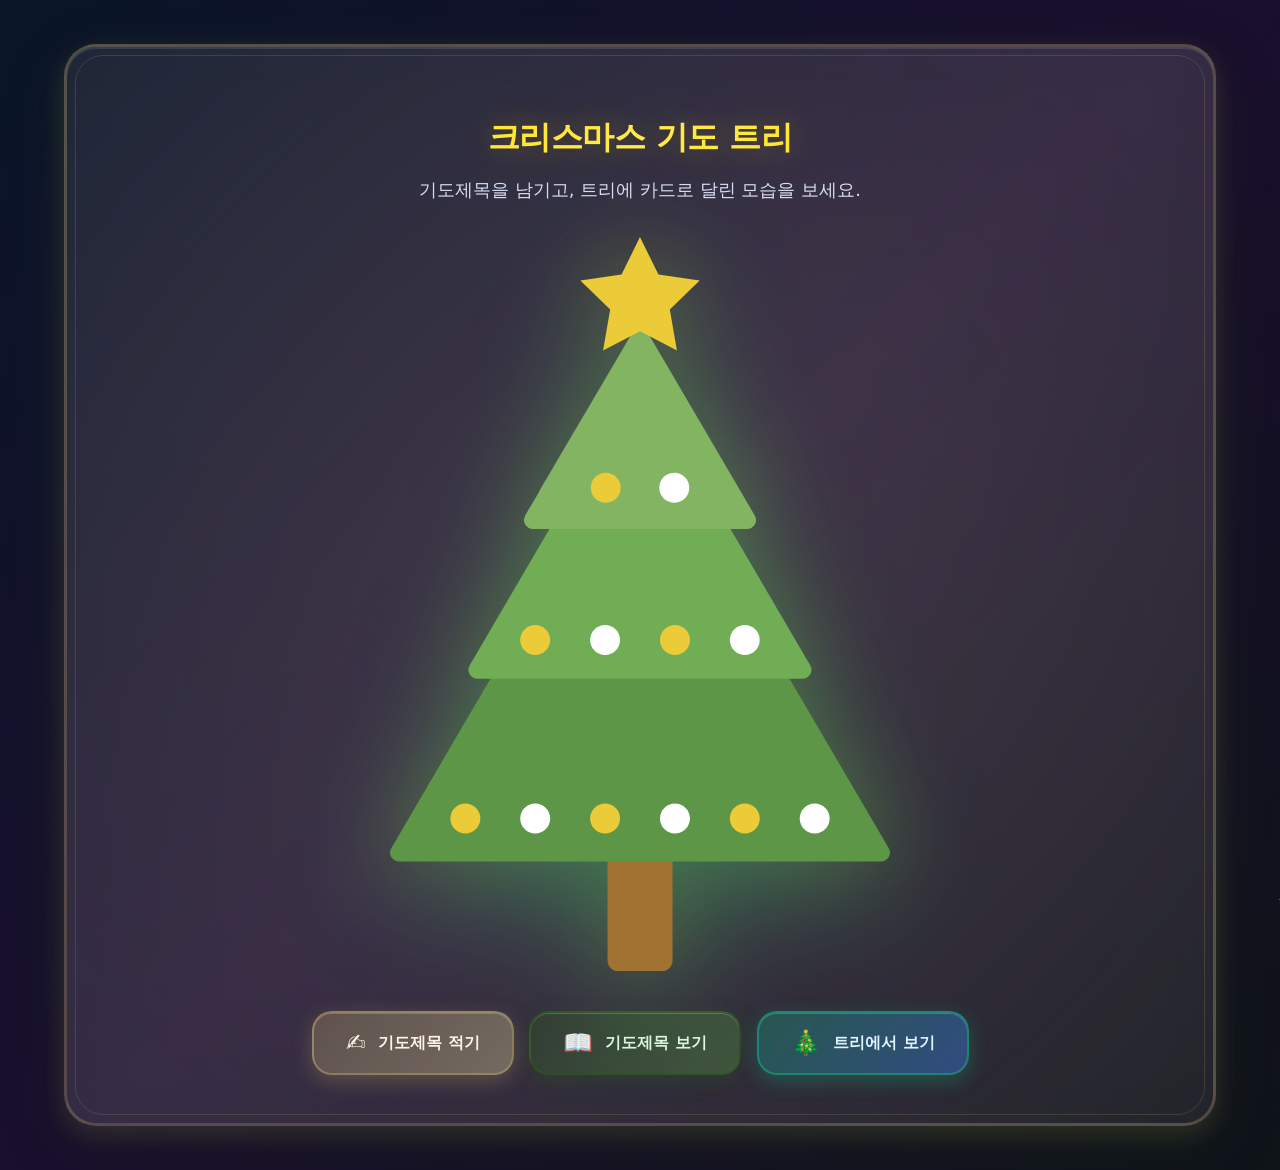
<file: index.html>
<!doctype html>
<html lang="ko">
  <head>
    <meta charset="UTF-8" />
    <meta name="viewport" content="width=device-width, initial-scale=1.0, maximum-scale=5.0, user-scalable=yes" />
    <meta name="description" content="크리스마스 기도 트리 - 기도제목을 남기고 트리에 카드로 달린 모습을 보세요" />
    <meta name="theme-color" content="#0a1628" />
    <meta name="apple-mobile-web-app-capable" content="yes" />
    <meta name="apple-mobile-web-app-status-bar-style" content="black-translucent" />
    <!-- 성능 최적화 -->
    <link rel="preconnect" href="https://fonts.googleapis.com" />
    <link rel="preconnect" href="https://fonts.gstatic.com" crossorigin />
    <link rel="dns-prefetch" href="https://www.gstatic.com" />
    <title>크리스마스 기도 트리</title>
    <link rel="stylesheet" href="css/styles.css" />
  </head>
  <body>
    <div class="main">
      <div class="hero-section">
        <div class="hero-content">
          <h1>크리스마스 기도 트리</h1>
          <p class="hero-subtitle">기도제목을 남기고, 트리에 카드로 달린 모습을 보세요.</p>
          
          <div class="hero-tree">
            <div class="tree-container">
            <svg id="_레이어_2" data-name="레이어 2" xmlns="http://www.w3.org/2000/svg" viewBox="0 0 109.37 160.61">
              <defs>
                <style>
                  .cls-1 {
                    fill: #fff;
                    animation: lightBlink1 1.5s ease-in-out infinite;
                  }
                  .cls-2 { fill: #5d9647; }
                  .cls-3 { fill: #71ad54; }
                  .cls-4 { fill: #82b462; }
                  .cls-5 { fill: #c9c8c8; }
                  .cls-6 { fill: #a17333; }
                  .cls-7 {
                    fill: #ebcb38;
                    animation: lightBlink2 2s ease-in-out infinite;
                  }
                  .cls-8 { fill: #d9d9d9; }
                  @keyframes lightBlink1 {
                    0%, 100% { opacity: 1; filter: drop-shadow(0 0 4px #fff); }
                    50% { opacity: 0.4; filter: drop-shadow(0 0 2px #fff); }
                  }
                  @keyframes lightBlink2 {
                    0%, 100% { opacity: 1; filter: drop-shadow(0 0 4px #ebcb38); }
                    50% { opacity: 0.5; filter: drop-shadow(0 0 2px #ebcb38); }
                  }
                  @keyframes starPulse {
                    0%, 100% { filter: drop-shadow(0 0 8px #ebcb38); transform: scale(1); }
                    50% { filter: drop-shadow(0 0 15px #ffd700); transform: scale(1.1); }
                  }
                  polygon.cls-7 {
                    animation: starPulse 2s ease-in-out infinite;
                    transform-origin: center;
                    transform-box: fill-box;
                  }
                </style>
              </defs>
              <g>
                <path class="cls-6" d="M61.8,144.74v13.52c0,1.3-1.06,2.36-2.36,2.36h-9.5c-1.3,0-2.36-1.06-2.36-2.36v-35.67h14.22v22.15h0Z"/>
                <path class="cls-2" d="M109.11,133.7l-24.91-42.54H25.17L.27,133.7c-.35.6-.35,1.34,0,1.94.35.6.99.97,1.69.97h105.45c.7,0,1.35-.37,1.7-.97.35-.6.35-1.34,0-1.94"/>
                <path class="cls-3" d="M91.95,93.71l-20.35-34.75h-33.84l-20.35,34.75c-.35.6-.35,1.34,0,1.94.36.6,1,.97,1.7.97h71.13c.7,0,1.35-.37,1.7-.97.35-.6.35-1.34,0-1.94"/>
                <path class="cls-8" d="M21.98,96.61h-2.85c-.7,0-1.35-.37-1.7-.97-.35-.6-.35-1.34,0-1.94l17.47-29.84h0l-17.47,29.84c-.35.6-.35,1.34,0,1.94.36.6,1,.97,1.7.97h2.85"/>
                <path class="cls-4" d="M31.26,63.87c-.71,0-1.36-.37-1.7-.97-.36-.6-.36-1.34,0-1.94l23.43-40.03c.36-.6,1-.97,1.7-.97s1.35.37,1.7.97l23.43,40.03c.35.6.35,1.34,0,1.94-.35.6-1,.97-1.7.97H31.26"/>
                <path class="cls-8" d="M34.89,63.87h-3.64c-.71,0-1.36-.37-1.7-.97-.36-.6-.36-1.34,0-1.94l16.82-28.73h0s-16.82,28.73-16.82,28.73c-.36.6-.36,1.34,0,1.94.35.6.99.97,1.7.97h3.63"/>
                <path class="cls-7" d="M47.18,51.58c1.81,0,3.28,1.47,3.28,3.27s-1.47,3.28-3.28,3.28-3.27-1.47-3.27-3.28,1.47-3.27,3.27-3.27h0Z"/>
                <path class="cls-1" d="M62.19,51.58c1.81,0,3.28,1.47,3.28,3.27s-1.47,3.28-3.28,3.28-3.28-1.47-3.28-3.28,1.47-3.27,3.28-3.27h0Z"/>
                <path class="cls-7" d="M31.76,84.88c1.81,0,3.28,1.47,3.28,3.28s-1.47,3.28-3.28,3.28-3.28-1.47-3.28-3.28,1.47-3.28,3.28-3.28h0Z"/>
                <path class="cls-1" d="M47.05,84.88c1.81,0,3.27,1.47,3.27,3.28s-1.47,3.28-3.27,3.28-3.28-1.47-3.28-3.28,1.47-3.28,3.28-3.28h0Z"/>
                <path class="cls-7" d="M62.33,84.88c1.81,0,3.28,1.47,3.28,3.28s-1.47,3.28-3.28,3.28-3.28-1.47-3.28-3.28,1.47-3.28,3.28-3.28h0Z"/>
                <path class="cls-1" d="M77.61,84.88c1.81,0,3.27,1.47,3.27,3.28s-1.47,3.28-3.27,3.28-3.28-1.47-3.28-3.28,1.47-3.28,3.28-3.28h0Z"/>
                <path class="cls-7" d="M16.48,123.91c1.81,0,3.28,1.47,3.28,3.28s-1.47,3.28-3.28,3.28-3.28-1.47-3.28-3.28,1.47-3.28,3.28-3.28h0Z"/>
                <path class="cls-1" d="M31.76,123.91c1.81,0,3.28,1.47,3.28,3.28s-1.47,3.28-3.28,3.28-3.28-1.47-3.28-3.28,1.47-3.28,3.28-3.28h0Z"/>
                <path class="cls-7" d="M47.05,123.91c1.81,0,3.27,1.47,3.27,3.28s-1.47,3.28-3.27,3.28-3.28-1.47-3.28-3.28,1.47-3.28,3.28-3.28h0Z"/>
                <path class="cls-1" d="M62.33,123.91c1.81,0,3.28,1.47,3.28,3.28s-1.47,3.28-3.28,3.28-3.28-1.47-3.28-3.28,1.47-3.28,3.28-3.28h0Z"/>
                <path class="cls-7" d="M77.61,123.91c1.81,0,3.27,1.47,3.27,3.28s-1.47,3.28-3.27,3.28-3.28-1.47-3.28-3.28,1.47-3.28,3.28-3.28h0Z"/>
                <path class="cls-1" d="M92.89,123.91c1.81,0,3.28,1.47,3.28,3.28s-1.47,3.28-3.28,3.28-3.27-1.47-3.27-3.28,1.47-3.28,3.27-3.28h0Z"/>
                <polygon class="cls-7" points="54.68 0 58.72 8.18 67.74 9.49 61.21 15.85 62.76 24.84 54.68 20.6 46.61 24.84 48.16 15.85 41.63 9.49 50.65 8.18 54.68 0"/>
              </g>
            </svg>
            </div>
          </div>
          
          <div class="hero-buttons">
            <a class="btn btn-primary" href="pages/write.html">
              <span class="btn-icon">✍️</span>
              <span class="btn-text">기도제목 적기</span>
            </a>
            <a class="btn btn-secondary" href="pages/view.html">
              <span class="btn-icon">📖</span>
              <span class="btn-text">기도제목 보기</span>
            </a>
            <a class="btn btn-accent" href="pages/tree.html">
              <span class="btn-icon">🎄</span>
              <span class="btn-text">트리에서 보기</span>
            </a>
          </div>
        </div>
      </div>
    </div>
  </body>
</html>
</file>
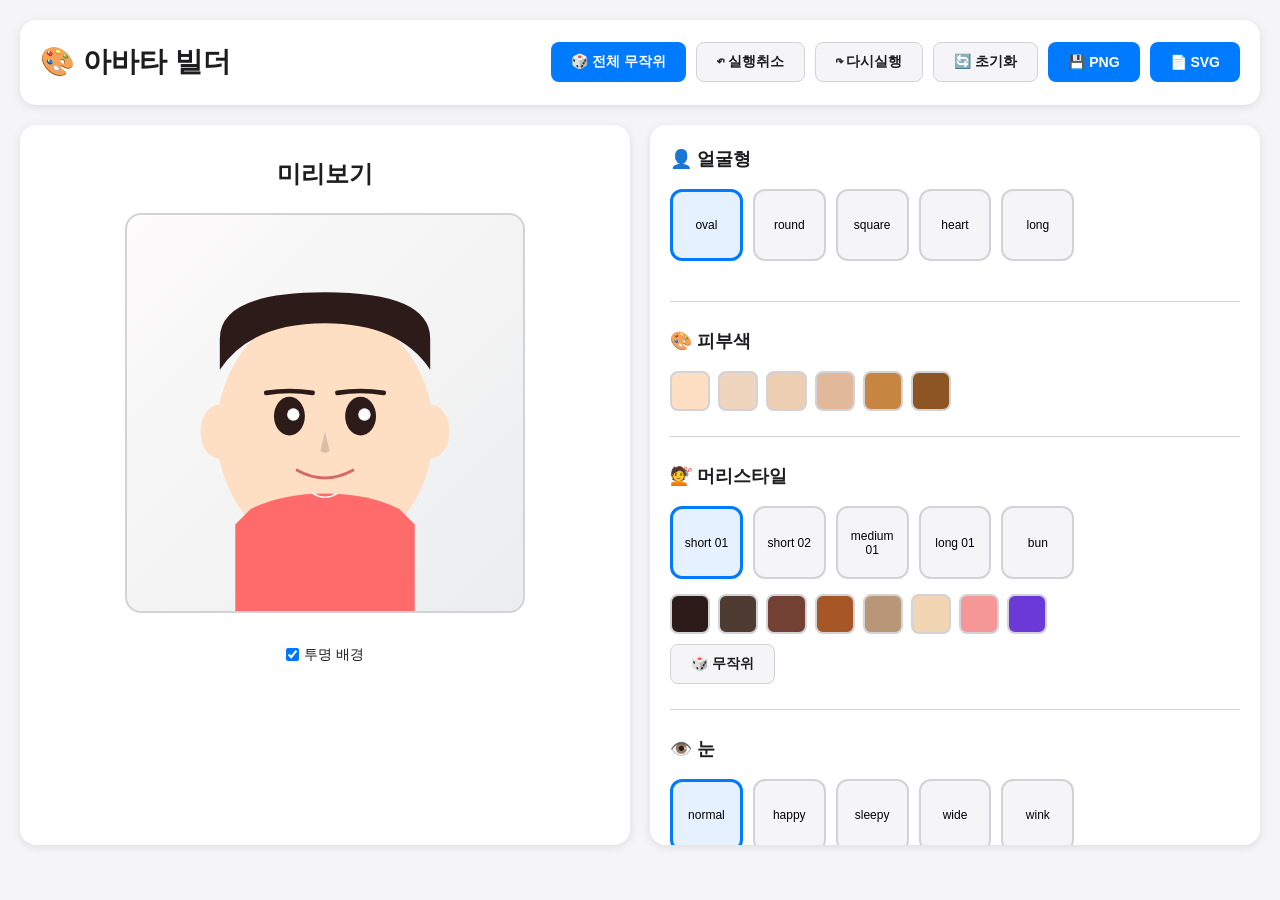
<file: avatar-builder/index.html>
<!DOCTYPE html>
<html lang="ko">
<head>
  <meta charset="UTF-8">
  <meta name="viewport" content="width=device-width, initial-scale=1.0">
  <title>아바타 빌더 - 메모지 스타일</title>
  <link rel="stylesheet" href="styles.css">
</head>
<body>
  <div class="container">
    <header>
      <h1>🎨 아바타 빌더</h1>
      <div class="header-actions">
        <button class="btn" onclick="randomizeAll()" aria-label="전체 무작위 생성">🎲 전체 무작위</button>
        <button class="btn btn-secondary" onclick="undo()" aria-label="실행 취소">↶ 실행취소</button>
        <button class="btn btn-secondary" onclick="redo()" aria-label="다시 실행">↷ 다시실행</button>
        <button class="btn btn-secondary" onclick="resetAvatar()" aria-label="초기화">🔄 초기화</button>
        <button class="btn" onclick="exportPNG()" aria-label="PNG로 내보내기">💾 PNG</button>
        <button class="btn" onclick="exportSVG()" aria-label="SVG로 내보내기">📄 SVG</button>
      </div>
    </header>

    <div class="main-grid">
      <!-- 미리보기 패널 -->
      <div class="preview-panel">
        <h2>미리보기</h2>
        <svg id="avatarPreview" viewBox="0 0 512 512" xmlns="http://www.w3.org/2000/svg">
          <!-- SVG 정의부 -->
          <defs id="assetDefs"></defs>
          
          <!-- 레이어 순서대로 렌더링 -->
          <g data-part="faceShape"></g>
          <g data-part="ears"></g>
          <g data-part="skinTone"></g>
          <g data-part="hairBack"></g>
          <g data-part="eyebrows"></g>
          <g data-part="eyes"></g>
          <g data-part="nose"></g>
          <g data-part="mouth"></g>
          <g data-part="top"></g>
          <g data-part="hair"></g>
        </svg>
        
        <div class="export-options">
          <label>
            <input type="checkbox" id="transparentBg" checked>
            투명 배경
          </label>
        </div>
      </div>

      <!-- 편집 패널 -->
      <div class="editor-panel">
        <!-- 얼굴형 -->
        <div class="part-section">
          <div class="part-title">👤 얼굴형</div>
          <div class="options-grid" id="faceShapeOptions"></div>
        </div>

        <!-- 피부색 -->
        <div class="part-section">
          <div class="part-title">🎨 피부색</div>
          <div class="color-palette" id="skinToneOptions"></div>
        </div>

        <!-- 머리스타일 -->
        <div class="part-section">
          <div class="part-title">💇 머리스타일</div>
          <div class="options-grid" id="hairOptions"></div>
          <div class="color-palette" id="hairColorOptions"></div>
          <div class="control-group">
            <button class="btn btn-secondary" onclick="randomizePart('hair')">🎲 무작위</button>
          </div>
        </div>

        <!-- 눈 -->
        <div class="part-section">
          <div class="part-title">👁️ 눈</div>
          <div class="options-grid" id="eyesOptions"></div>
          <div class="color-palette" id="eyesColorOptions"></div>
        </div>

        <!-- 눈썹 -->
        <div class="part-section">
          <div class="part-title">✨ 눈썹</div>
          <div class="options-grid" id="eyebrowsOptions"></div>
          <div class="color-palette" id="eyebrowsColorOptions"></div>
        </div>

        <!-- 코 -->
        <div class="part-section">
          <div class="part-title">👃 코</div>
          <div class="options-grid" id="noseOptions"></div>
        </div>

        <!-- 입 -->
        <div class="part-section">
          <div class="part-title">👄 입</div>
          <div class="options-grid" id="mouthOptions"></div>
          <div class="color-palette" id="mouthColorOptions"></div>
        </div>

        <!-- 귀 -->
        <div class="part-section">
          <div class="part-title">👂 귀</div>
          <div class="options-grid" id="earsOptions"></div>
        </div>

        <!-- 상의 -->
        <div class="part-section">
          <div class="part-title">👕 상의</div>
          <div class="options-grid" id="topOptions"></div>
          <div class="color-palette" id="topColorOptions"></div>
        </div>

        <!-- 프리셋 관리 -->
        <div class="part-section">
          <div class="part-title">💾 프리셋</div>
          <div class="preset-actions">
            <button class="btn btn-secondary" onclick="savePreset()">저장</button>
            <button class="btn btn-secondary" onclick="loadPreset()">불러오기</button>
            <button class="btn btn-secondary" onclick="copyJSON()">JSON 복사</button>
            <button class="btn btn-secondary" onclick="toggleJSONViewer()">JSON 보기</button>
          </div>
          <div id="jsonViewer" class="json-viewer"></div>
        </div>
      </div>
    </div>
  </div>

  <script src="main.js"></script>
</body>
</html>
</file>
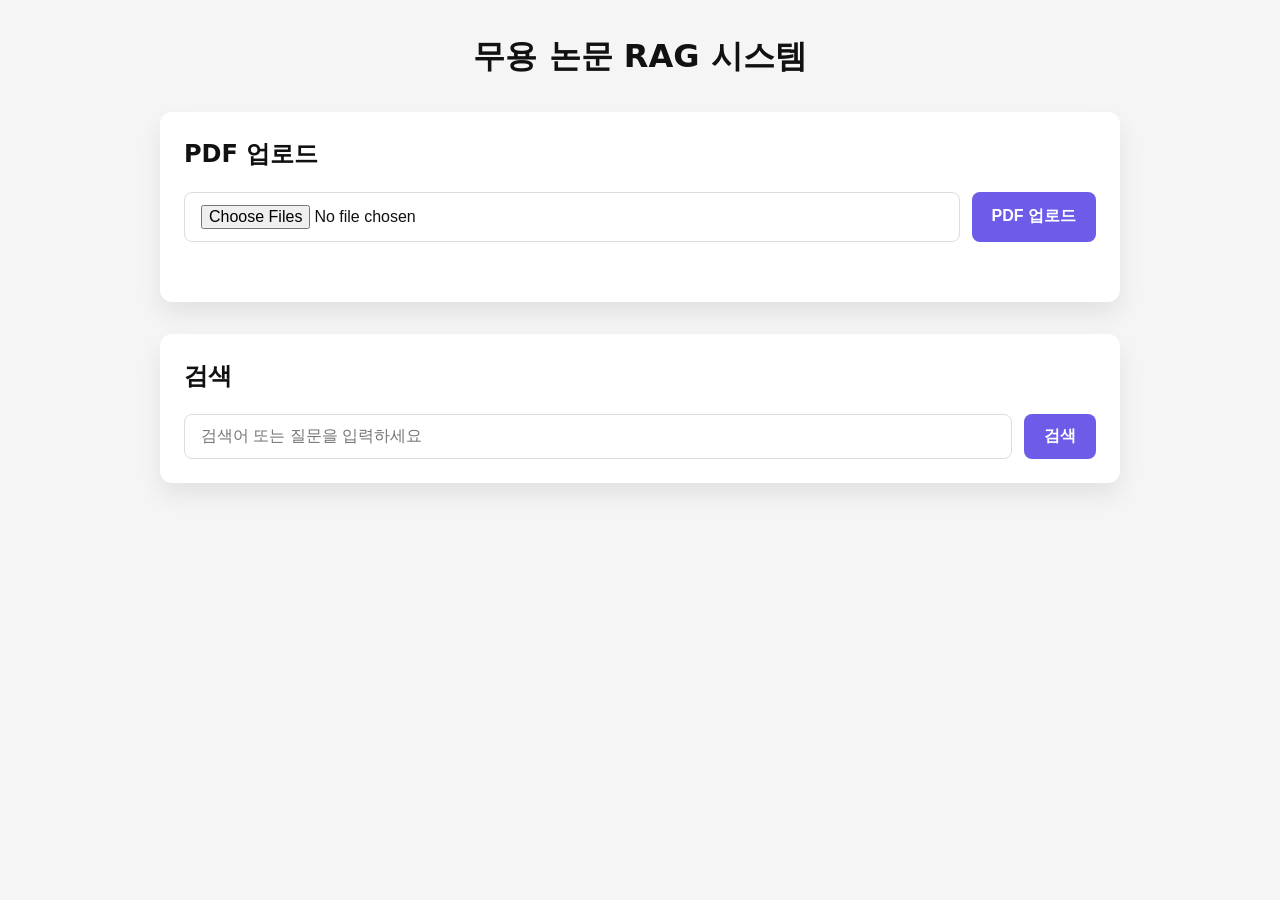
<file: public/index.html>
<!DOCTYPE html>
<html lang="ko">
  <head>
    <meta charset="UTF-8" />
    <meta name="viewport" content="width=device-width, initial-scale=1.0" />
    <title>무용 논문 RAG 시스템</title>
    <link rel="stylesheet" href="./styles/style.css" />
  </head>
  <body>
    <div id="app">
      <header>
        <h1>무용 논문 RAG 시스템</h1>
      </header>
      <main>
        <section id="upload-section">
          <h2>PDF 업로드</h2>
          <div class="input-group">
            <input type="file" multiple id="pdfUpload" accept="application/pdf" />
            <button id="uploadBtn">PDF 업로드</button>
          </div>
          <div id="uploadStatus" role="status" aria-live="polite"></div>
        </section>
        <section id="search-section">
          <h2>검색</h2>
          <div class="input-group">
            <input
              type="text"
              id="searchInput"
              placeholder="검색어 또는 질문을 입력하세요"
            />
            <button id="searchBtn">검색</button>
          </div>
        </section>
        <div id="result"></div>
      </main>
    </div>
    <script src="./src/api.js"></script>
    <script src="./src/upload.js"></script>
    <script src="./src/search.js"></script>
  </body>
</html>
</file>
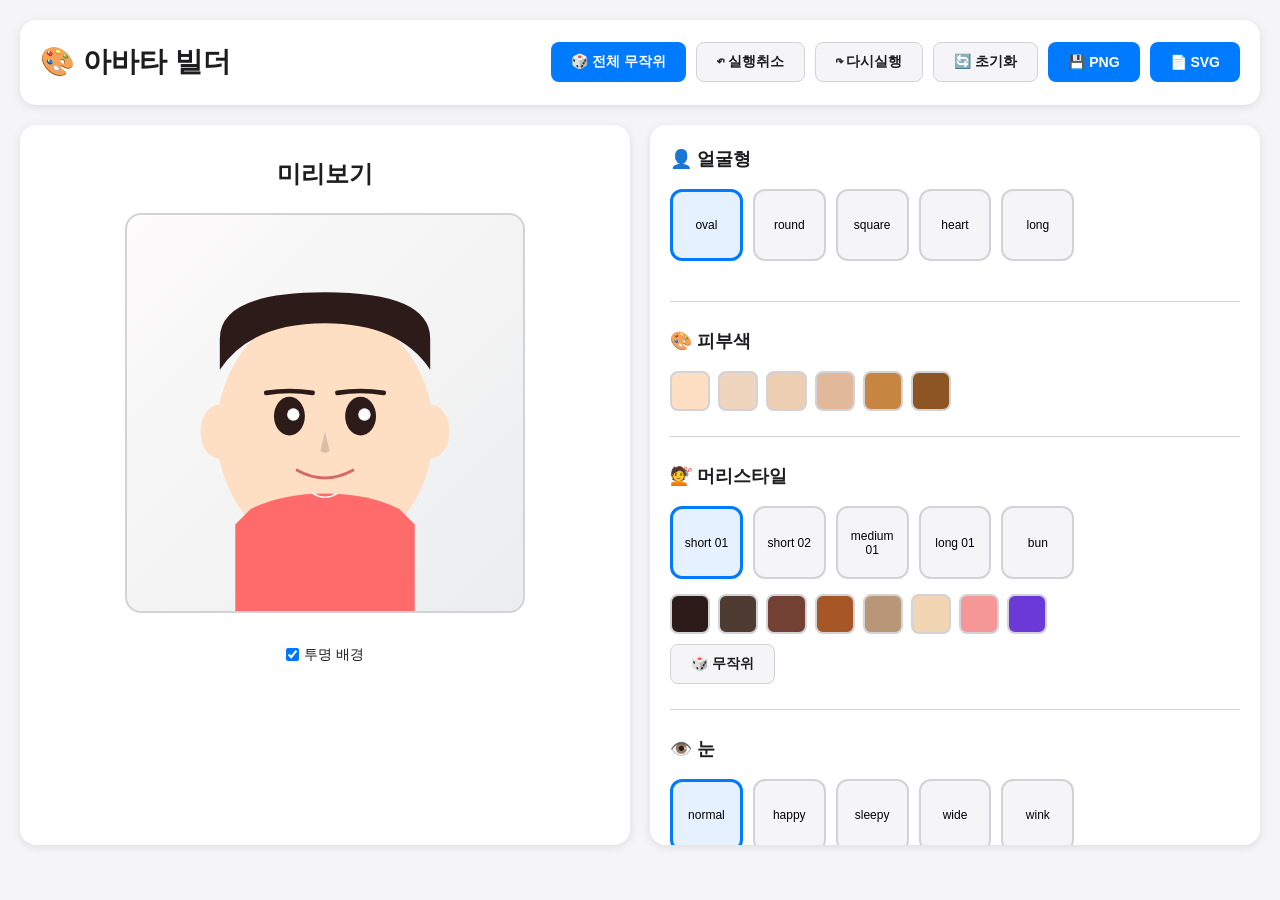
<file: avatar-builder-standalone.html>
<!DOCTYPE html>
<html lang="ko">
<head>
  <meta charset="UTF-8">
  <meta name="viewport" content="width=device-width, initial-scale=1.0">
  <title>아바타 빌더 - 메모지 스타일</title>
  <style>
    * {
      margin: 0;
      padding: 0;
      box-sizing: border-box;
    }

    :root {
      --primary: #007aff;
      --primary-hover: #0051d5;
      --bg-light: #f5f5f7;
      --bg-white: #ffffff;
      --border: #d2d2d7;
      --text-primary: #1d1d1f;
      --text-secondary: #86868b;
      --shadow: 0 2px 8px rgba(0,0,0,0.1);
    }

    body {
      font-family: -apple-system, BlinkMacSystemFont, 'Segoe UI', Roboto, sans-serif;
      background: var(--bg-light);
      color: var(--text-primary);
      line-height: 1.6;
    }

    .container {
      max-width: 1400px;
      margin: 0 auto;
      padding: 20px;
    }

    header {
      background: var(--bg-white);
      padding: 20px;
      border-radius: 16px;
      margin-bottom: 20px;
      box-shadow: var(--shadow);
      display: flex;
      justify-content: space-between;
      align-items: center;
      flex-wrap: wrap;
      gap: 15px;
    }

    h1 {
      font-size: 28px;
      font-weight: 700;
    }

    .header-actions {
      display: flex;
      gap: 10px;
      flex-wrap: wrap;
    }

    .btn {
      padding: 10px 20px;
      border: none;
      border-radius: 8px;
      background: var(--primary);
      color: white;
      font-size: 14px;
      font-weight: 600;
      cursor: pointer;
      transition: all 0.2s;
    }

    .btn:hover {
      background: var(--primary-hover);
      transform: translateY(-1px);
    }

    .btn:focus {
      outline: 2px solid var(--primary);
      outline-offset: 2px;
    }

    .btn-secondary {
      background: var(--bg-light);
      color: var(--text-primary);
      border: 1px solid var(--border);
    }

    .btn-secondary:hover {
      background: #e8e8ed;
    }

    .main-grid {
      display: grid;
      grid-template-columns: 1fr 1fr;
      gap: 20px;
    }

    .preview-panel {
      background: var(--bg-white);
      padding: 30px;
      border-radius: 16px;
      box-shadow: var(--shadow);
      display: flex;
      flex-direction: column;
      align-items: center;
      gap: 20px;
    }

    #avatarPreview {
      width: 100%;
      max-width: 400px;
      height: 400px;
      border: 2px solid var(--border);
      border-radius: 16px;
      background: linear-gradient(135deg, #fdfbfb 0%, #ebedee 100%);
    }

    .editor-panel {
      background: var(--bg-white);
      padding: 20px;
      border-radius: 16px;
      box-shadow: var(--shadow);
      max-height: 80vh;
      overflow-y: auto;
    }

    .part-section {
      margin-bottom: 25px;
      padding-bottom: 25px;
      border-bottom: 1px solid var(--border);
    }

    .part-section:last-child {
      border-bottom: none;
    }

    .part-title {
      font-size: 18px;
      font-weight: 600;
      margin-bottom: 15px;
      display: flex;
      align-items: center;
      gap: 8px;
    }

    .options-grid {
      display: grid;
      grid-template-columns: repeat(auto-fill, minmax(70px, 1fr));
      gap: 10px;
      margin-bottom: 15px;
    }

    .option-btn {
      aspect-ratio: 1;
      border: 2px solid var(--border);
      border-radius: 12px;
      background: var(--bg-light);
      cursor: pointer;
      transition: all 0.2s;
      padding: 5px;
      display: flex;
      align-items: center;
      justify-content: center;
      font-size: 12px;
      text-align: center;
    }

    .option-btn:hover {
      border-color: var(--primary);
      transform: scale(1.05);
    }

    .option-btn[aria-pressed="true"] {
      border-color: var(--primary);
      background: rgba(0, 122, 255, 0.1);
      border-width: 3px;
    }

    .option-btn:focus {
      outline: 2px solid var(--primary);
      outline-offset: 2px;
    }

    .color-palette {
      display: grid;
      grid-template-columns: repeat(auto-fill, minmax(40px, 1fr));
      gap: 8px;
    }

    .color-btn {
      aspect-ratio: 1;
      border: 2px solid var(--border);
      border-radius: 8px;
      cursor: pointer;
      transition: all 0.2s;
    }

    .color-btn:hover {
      transform: scale(1.1);
    }

    .color-btn[aria-pressed="true"] {
      border-width: 3px;
      border-color: var(--text-primary);
      box-shadow: 0 0 0 2px white, 0 0 0 4px var(--text-primary);
    }

    .color-btn:focus {
      outline: 2px solid var(--primary);
      outline-offset: 2px;
    }

    .control-group {
      display: flex;
      gap: 10px;
      margin-top: 10px;
    }

    /* 반응형 */
    @media (max-width: 1024px) {
      .main-grid {
        grid-template-columns: 1fr;
      }

      #avatarPreview {
        max-width: 300px;
        height: 300px;
      }
    }

    @media (max-width: 768px) {
      .options-grid {
        grid-template-columns: repeat(auto-fill, minmax(60px, 1fr));
      }

      .header-actions {
        width: 100%;
        justify-content: center;
      }
    }

    /* 접근성 */
    .sr-only {
      position: absolute;
      width: 1px;
      height: 1px;
      padding: 0;
      margin: -1px;
      overflow: hidden;
      clip: rect(0,0,0,0);
      border: 0;
    }

    /* 커스텀 스크롤바 */
    .editor-panel::-webkit-scrollbar {
      width: 8px;
    }

    .editor-panel::-webkit-scrollbar-track {
      background: var(--bg-light);
      border-radius: 4px;
    }

    .editor-panel::-webkit-scrollbar-thumb {
      background: var(--border);
      border-radius: 4px;
    }

    .editor-panel::-webkit-scrollbar-thumb:hover {
      background: var(--text-secondary);
    }

    .preset-actions {
      display: flex;
      gap: 10px;
      margin-top: 20px;
      flex-wrap: wrap;
    }

    .json-viewer {
      background: #f8f8f8;
      border: 1px solid var(--border);
      border-radius: 8px;
      padding: 15px;
      margin-top: 10px;
      font-family: 'Courier New', monospace;
      font-size: 12px;
      max-height: 200px;
      overflow-y: auto;
      display: none;
    }

    .json-viewer.show {
      display: block;
    }

    .export-options {
      display: flex;
      gap: 10px;
      margin-top: 10px;
    }

    .export-options label {
      display: flex;
      align-items: center;
      gap: 5px;
      font-size: 14px;
    }
  </style>
</head>
<body>
  <div class="container">
    <header>
      <h1>🎨 아바타 빌더</h1>
      <div class="header-actions">
        <button class="btn" onclick="randomizeAll()" aria-label="전체 무작위 생성">🎲 전체 무작위</button>
        <button class="btn btn-secondary" onclick="undo()" aria-label="실행 취소">↶ 실행취소</button>
        <button class="btn btn-secondary" onclick="redo()" aria-label="다시 실행">↷ 다시실행</button>
        <button class="btn btn-secondary" onclick="resetAvatar()" aria-label="초기화">🔄 초기화</button>
        <button class="btn" onclick="exportPNG()" aria-label="PNG로 내보내기">💾 PNG</button>
        <button class="btn" onclick="exportSVG()" aria-label="SVG로 내보내기">📄 SVG</button>
      </div>
    </header>

    <div class="main-grid">
      <!-- 미리보기 패널 -->
      <div class="preview-panel">
        <h2>미리보기</h2>
        <svg id="avatarPreview" viewBox="0 0 512 512" xmlns="http://www.w3.org/2000/svg">
          <!-- SVG 정의부 -->
          <defs id="assetDefs"></defs>
          
          <!-- 레이어 순서대로 렌더링 -->
          <g data-part="faceShape"></g>
          <g data-part="ears"></g>
          <g data-part="skinTone"></g>
          <g data-part="hairBack"></g>
          <g data-part="eyebrows"></g>
          <g data-part="eyes"></g>
          <g data-part="nose"></g>
          <g data-part="mouth"></g>
          <g data-part="top"></g>
          <g data-part="hair"></g>
        </svg>
        
        <div class="export-options">
          <label>
            <input type="checkbox" id="transparentBg" checked>
            투명 배경
          </label>
        </div>
      </div>

      <!-- 편집 패널 -->
      <div class="editor-panel">
        <!-- 얼굴형 -->
        <div class="part-section">
          <div class="part-title">👤 얼굴형</div>
          <div class="options-grid" id="faceShapeOptions"></div>
        </div>

        <!-- 피부색 -->
        <div class="part-section">
          <div class="part-title">🎨 피부색</div>
          <div class="color-palette" id="skinToneOptions"></div>
        </div>

        <!-- 머리스타일 -->
        <div class="part-section">
          <div class="part-title">💇 머리스타일</div>
          <div class="options-grid" id="hairOptions"></div>
          <div class="color-palette" id="hairColorOptions"></div>
          <div class="control-group">
            <button class="btn btn-secondary" onclick="randomizePart('hair')">🎲 무작위</button>
          </div>
        </div>

        <!-- 눈 -->
        <div class="part-section">
          <div class="part-title">👁️ 눈</div>
          <div class="options-grid" id="eyesOptions"></div>
          <div class="color-palette" id="eyesColorOptions"></div>
        </div>

        <!-- 눈썹 -->
        <div class="part-section">
          <div class="part-title">✨ 눈썹</div>
          <div class="options-grid" id="eyebrowsOptions"></div>
          <div class="color-palette" id="eyebrowsColorOptions"></div>
        </div>

        <!-- 코 -->
        <div class="part-section">
          <div class="part-title">👃 코</div>
          <div class="options-grid" id="noseOptions"></div>
        </div>

        <!-- 입 -->
        <div class="part-section">
          <div class="part-title">👄 입</div>
          <div class="options-grid" id="mouthOptions"></div>
          <div class="color-palette" id="mouthColorOptions"></div>
        </div>

        <!-- 귀 -->
        <div class="part-section">
          <div class="part-title">👂 귀</div>
          <div class="options-grid" id="earsOptions"></div>
        </div>

        <!-- 상의 -->
        <div class="part-section">
          <div class="part-title">👕 상의</div>
          <div class="options-grid" id="topOptions"></div>
          <div class="color-palette" id="topColorOptions"></div>
        </div>

        <!-- 프리셋 관리 -->
        <div class="part-section">
          <div class="part-title">💾 프리셋</div>
          <div class="preset-actions">
            <button class="btn btn-secondary" onclick="savePreset()">저장</button>
            <button class="btn btn-secondary" onclick="loadPreset()">불러오기</button>
            <button class="btn btn-secondary" onclick="copyJSON()">JSON 복사</button>
            <button class="btn btn-secondary" onclick="toggleJSONViewer()">JSON 보기</button>
          </div>
          <div id="jsonViewer" class="json-viewer"></div>
        </div>
      </div>
    </div>
  </div>

  <script>
    // ===== 에셋 정의 =====
    const ASSETS = {
      faceShape: {
        oval: `<ellipse cx="256" cy="280" rx="140" ry="160" fill="var(--skin-color)"/>`,
        round: `<circle cx="256" cy="280" r="150" fill="var(--skin-color)"/>`,
        square: `<rect x="116" y="130" width="280" height="300" rx="40" fill="var(--skin-color)"/>`,
        heart: `<path d="M 256 130 Q 180 130 140 200 Q 140 280 256 400 Q 372 280 372 200 Q 332 130 256 130 Z" fill="var(--skin-color)"/>`,
        long: `<ellipse cx="256" cy="280" rx="120" ry="180" fill="var(--skin-color)"/>`
      },
      
      ears: {
        normal: `<ellipse cx="120" cy="280" rx="25" ry="35" fill="var(--skin-color)"/>
                <ellipse cx="392" cy="280" rx="25" ry="35" fill="var(--skin-color)"/>`,
        small: `<ellipse cx="120" cy="280" rx="18" ry="28" fill="var(--skin-color)"/>
               <ellipse cx="392" cy="280" rx="18" ry="28" fill="var(--skin-color)"/>`,
        large: `<ellipse cx="120" cy="280" rx="30" ry="42" fill="var(--skin-color)"/>
               <ellipse cx="392" cy="280" rx="30" ry="42" fill="var(--skin-color)"/>`,
        elf: `<path d="M 120 250 Q 100 260 110 290 Q 115 280 120 280 Z" fill="var(--skin-color)"/>
             <path d="M 392 250 Q 412 260 402 290 Q 397 280 392 280 Z" fill="var(--skin-color)"/>`
      },

      hair: {
        short_01: `<path d="M 256 140 Q 160 140 120 200 L 120 160 Q 120 100 256 100 Q 392 100 392 160 L 392 200 Q 352 140 256 140 Z" fill="var(--hair-color)"/>`,
        short_02: `<path d="M 256 120 Q 140 120 110 180 Q 110 140 256 110 Q 402 140 402 180 Q 372 120 256 120 Z" fill="var(--hair-color)"/>`,
        medium_01: `<path d="M 256 100 Q 120 100 100 200 L 100 220 Q 110 200 120 200 Q 120 140 256 130 Q 392 140 392 200 Q 402 200 412 220 L 412 200 Q 392 100 256 100 Z" fill="var(--hair-color)"/>`,
        long_01: `<path d="M 256 100 Q 100 100 90 250 L 90 300 Q 95 280 110 260 Q 120 200 256 140 Q 392 200 402 260 Q 417 280 422 300 L 422 250 Q 412 100 256 100 Z" fill="var(--hair-color)"/>`,
        bun: `<path d="M 256 140 Q 160 140 120 200 L 120 160 Q 120 100 256 100 Q 392 100 392 160 L 392 200 Q 352 140 256 140 Z" fill="var(--hair-color)"/>
             <circle cx="256" cy="80" r="40" fill="var(--hair-color)"/>`
      },

      hairBack: {
        short_01: ``,
        short_02: ``,
        medium_01: `<path d="M 110 240 Q 100 300 120 350 M 402 240 Q 412 300 392 350" stroke="var(--hair-color)" stroke-width="20" fill="none"/>`,
        long_01: `<path d="M 100 280 Q 90 350 100 420 M 412 280 Q 422 350 412 420" stroke="var(--hair-color)" stroke-width="25" fill="none"/>`,
        bun: ``
      },

      eyes: {
        normal: `<ellipse cx="210" cy="260" rx="20" ry="25" fill="var(--eyes-color)"/>
                <ellipse cx="302" cy="260" rx="20" ry="25" fill="var(--eyes-color)"/>
                <circle cx="215" cy="258" r="8" fill="white"/>
                <circle cx="307" cy="258" r="8" fill="white"/>`,
        happy: `<path d="M 190 260 Q 210 270 230 260" stroke="var(--eyes-color)" stroke-width="4" fill="none"/>
               <path d="M 282 260 Q 302 270 322 260" stroke="var(--eyes-color)" stroke-width="4" fill="none"/>`,
        sleepy: `<line x1="190" y1="265" x2="230" y2="265" stroke="var(--eyes-color)" stroke-width="4"/>
                <line x1="282" y1="265" x2="322" y2="265" stroke="var(--eyes-color)" stroke-width="4"/>`,
        wide: `<circle cx="210" cy="260" r="25" fill="var(--eyes-color)"/>
              <circle cx="302" cy="260" r="25" fill="var(--eyes-color)"/>
              <circle cx="215" cy="255" r="10" fill="white"/>
              <circle cx="307" cy="255" r="10" fill="white"/>`,
        wink: `<ellipse cx="210" cy="260" rx="20" ry="25" fill="var(--eyes-color)"/>
              <circle cx="215" cy="258" r="8" fill="white"/>
              <path d="M 282 260 Q 302 270 322 260" stroke="var(--eyes-color)" stroke-width="4" fill="none"/>`
      },

      eyebrows: {
        normal: `<path d="M 180 230 Q 210 225 240 230" stroke="var(--eyebrows-color)" stroke-width="6" fill="none" stroke-linecap="round"/>
                <path d="M 272 230 Q 302 225 332 230" stroke="var(--eyebrows-color)" stroke-width="6" fill="none" stroke-linecap="round"/>`,
        angry: `<path d="M 180 235 Q 210 220 240 225" stroke="var(--eyebrows-color)" stroke-width="6" fill="none" stroke-linecap="round"/>
               <path d="M 272 225 Q 302 220 332 235" stroke="var(--eyebrows-color)" stroke-width="6" fill="none" stroke-linecap="round"/>`,
        raised: `<path d="M 180 225 Q 210 215 240 220" stroke="var(--eyebrows-color)" stroke-width="6" fill="none" stroke-linecap="round"/>
                <path d="M 272 220 Q 302 215 332 225" stroke="var(--eyebrows-color)" stroke-width="6" fill="none" stroke-linecap="round"/>`,
        sad: `<path d="M 180 230 Q 210 235 240 230" stroke="var(--eyebrows-color)" stroke-width="6" fill="none" stroke-linecap="round"/>
             <path d="M 272 230 Q 302 235 332 230" stroke="var(--eyebrows-color)" stroke-width="6" fill="none" stroke-linecap="round"/>`,
        thin: `<path d="M 180 230 Q 210 228 240 230" stroke="var(--eyebrows-color)" stroke-width="3" fill="none" stroke-linecap="round"/>
              <path d="M 272 230 Q 302 228 332 230" stroke="var(--eyebrows-color)" stroke-width="3" fill="none" stroke-linecap="round"/>`
      },

      nose: {
        small: `<ellipse cx="256" cy="300" rx="8" ry="12" fill="rgba(0,0,0,0.1)"/>`,
        normal: `<path d="M 256 280 L 250 305 L 256 308 L 262 305 Z" fill="rgba(0,0,0,0.15)"/>`,
        large: `<path d="M 256 270 Q 245 290 248 310 L 264 310 Q 267 290 256 270 Z" fill="rgba(0,0,0,0.15)"/>`,
        button: `<circle cx="256" cy="300" r="10" fill="rgba(0,0,0,0.1)"/>`,
        pointed: `<path d="M 256 280 L 252 305 L 256 310 L 260 305 Z" fill="rgba(0,0,0,0.15)"/>`
      },

      mouth: {
        smile: `<path d="M 220 330 Q 256 350 292 330" stroke="var(--mouth-color)" stroke-width="4" fill="none" stroke-linecap="round"/>`,
        laugh: `<path d="M 220 330 Q 256 360 292 330" stroke="var(--mouth-color)" stroke-width="5" fill="none" stroke-linecap="round"/>
               <path d="M 230 335 Q 256 350 282 335" fill="var(--mouth-color)" opacity="0.3"/>`,
        neutral: `<line x1="230" y1="340" x2="282" y2="340" stroke="var(--mouth-color)" stroke-width="4" stroke-linecap="round"/>`,
        sad: `<path d="M 220 345 Q 256 330 292 345" stroke="var(--mouth-color)" stroke-width="4" fill="none" stroke-linecap="round"/>`,
        open: `<ellipse cx="256" cy="340" rx="30" ry="20" fill="var(--mouth-color)"/>
              <ellipse cx="256" cy="335" rx="25" ry="15" fill="rgba(0,0,0,0.3)"/>`
      },

      top: {
        tshirt: `<path d="M 140 400 L 160 380 Q 200 360 256 360 Q 312 360 352 380 L 372 400 L 372 512 L 140 512 Z" fill="var(--top-color)"/>
                <path d="M 240 360 Q 256 370 272 360" stroke="white" stroke-width="2" fill="none"/>`,
        hoodie: `<path d="M 130 390 L 150 370 Q 200 350 256 350 Q 312 350 362 370 L 382 390 L 382 512 L 130 512 Z" fill="var(--top-color)"/>
                <path d="M 200 355 Q 256 340 312 355" stroke="rgba(0,0,0,0.2)" stroke-width="3" fill="none"/>
                <circle cx="200" cy="380" r="8" fill="rgba(0,0,0,0.3)"/>
                <circle cx="312" cy="380" r="8" fill="rgba(0,0,0,0.3)"/>`,
        vneck: `<path d="M 140 400 L 160 380 Q 200 360 256 360 Q 312 360 352 380 L 372 400 L 372 512 L 140 512 Z" fill="var(--top-color)"/>
               <path d="M 230 360 L 256 390 L 282 360" stroke="white" stroke-width="3" fill="none"/>`,
        collar: `<path d="M 140 400 L 160 380 Q 200 360 256 360 Q 312 360 352 380 L 372 400 L 372 512 L 140 512 Z" fill="var(--top-color)"/>
                <path d="M 220 360 L 220 385 L 256 375 L 292 385 L 292 360" fill="white"/>`,
        tank: `<path d="M 160 380 L 180 400 L 180 512 L 140 512 L 140 420 Z" fill="var(--top-color)"/>
              <path d="M 352 380 L 332 400 L 332 512 L 372 512 L 372 420 Z" fill="var(--top-color)"/>
              <rect x="180" y="380" width="152" height="132" fill="var(--top-color)"/>`
      }
    };

    // ===== 색상 팔레트 =====
    const COLORS = {
      skin: ['#FFDFC4', '#F0D5BE', '#EECEB3', '#E1B899', '#C68642', '#8D5524'],
      hair: ['#2C1B18', '#4E3B31', '#724133', '#A55728', '#B89778', '#F2D6B3', '#F59797', '#6A39D7'],
      eyes: ['#2C1B18', '#3D2817', '#5C4033', '#8B4513', '#1E90FF', '#228B22', '#9370DB'],
      eyebrows: ['#2C1B18', '#4E3B31', '#724133', '#A55728', '#B89778'],
      mouth: ['#D4686B', '#E87C7C', '#C25B5D', '#F4A7B9', '#DC6B9E'],
      top: ['#FF6B6B', '#4ECDC4', '#45B7D1', '#FFA07A', '#98D8C8', '#F7DC6F', '#BB8FCE', '#85C1E2']
    };

    // ===== 상태 관리 =====
    let avatarState = {
      faceShape: { id: 'oval' },
      skinTone: { id: 'tone1', color: COLORS.skin[0] },
      hair: { id: 'short_01', color: COLORS.hair[0] },
      eyes: { id: 'normal', color: COLORS.eyes[0] },
      eyebrows: { id: 'normal', color: COLORS.eyebrows[0] },
      nose: { id: 'normal' },
      mouth: { id: 'smile', color: COLORS.mouth[0] },
      ears: { id: 'normal' },
      top: { id: 'tshirt', color: COLORS.top[0] }
    };

    let history = [];
    let historyIndex = -1;
    const MAX_HISTORY = 10;

    // ===== 초기화 =====
    function init() {
      loadFromLocalStorage();
      setupUI();
      renderAvatar(avatarState);
      saveToHistory();
    }

    // ===== UI 설정 =====
    function setupUI() {
      // 얼굴형
      createOptions('faceShapeOptions', Object.keys(ASSETS.faceShape), 'faceShape', (id) => {
        applyOption('faceShape', { id });
      });

      // 피부색
      createColorOptions('skinToneOptions', COLORS.skin, (color, index) => {
        applyOption('skinTone', { id: `tone${index + 1}`, color });
      });

      // 머리
      createOptions('hairOptions', Object.keys(ASSETS.hair), 'hair', (id) => {
        applyOption('hair', { ...avatarState.hair, id });
      });
      createColorOptions('hairColorOptions', COLORS.hair, (color) => {
        applyColor('hair', color);
      });

      // 눈
      createOptions('eyesOptions', Object.keys(ASSETS.eyes), 'eyes', (id) => {
        applyOption('eyes', { ...avatarState.eyes, id });
      });
      createColorOptions('eyesColorOptions', COLORS.eyes, (color) => {
        applyColor('eyes', color);
      });

      // 눈썹
      createOptions('eyebrowsOptions', Object.keys(ASSETS.eyebrows), 'eyebrows', (id) => {
        applyOption('eyebrows', { ...avatarState.eyebrows, id });
      });
      createColorOptions('eyebrowsColorOptions', COLORS.eyebrows, (color) => {
        applyColor('eyebrows', color);
      });

      // 코
      createOptions('noseOptions', Object.keys(ASSETS.nose), 'nose', (id) => {
        applyOption('nose', { id });
      });

      // 입
      createOptions('mouthOptions', Object.keys(ASSETS.mouth), 'mouth', (id) => {
        applyOption('mouth', { ...avatarState.mouth, id });
      });
      createColorOptions('mouthColorOptions', COLORS.mouth, (color) => {
        applyColor('mouth', color);
      });

      // 귀
      createOptions('earsOptions', Object.keys(ASSETS.ears), 'ears', (id) => {
        applyOption('ears', { id });
      });

      // 상의
      createOptions('topOptions', Object.keys(ASSETS.top), 'top', (id) => {
        applyOption('top', { ...avatarState.top, id });
      });
      createColorOptions('topColorOptions', COLORS.top, (color) => {
        applyColor('top', color);
      });
    }

    function createOptions(containerId, options, part, callback) {
      const container = document.getElementById(containerId);
      container.innerHTML = '';
      
      options.forEach(option => {
        const btn = document.createElement('button');
        btn.className = 'option-btn';
        btn.textContent = option.replace(/_/g, ' ');
        btn.setAttribute('aria-pressed', avatarState[part].id === option);
        btn.setAttribute('aria-label', `${part} ${option}`);
        btn.onclick = () => {
          container.querySelectorAll('.option-btn').forEach(b => b.setAttribute('aria-pressed', 'false'));
          btn.setAttribute('aria-pressed', 'true');
          callback(option);
        };
        container.appendChild(btn);
      });
    }

    function createColorOptions(containerId, colors, callback) {
      const container = document.getElementById(containerId);
      container.innerHTML = '';
      
      colors.forEach((color, index) => {
        const btn = document.createElement('button');
        btn.className = 'color-btn';
        btn.style.background = color;
        btn.setAttribute('aria-pressed', 'false');
        btn.setAttribute('aria-label', `색상 ${index + 1}`);
        btn.onclick = () => {
          container.querySelectorAll('.color-btn').forEach(b => b.setAttribute('aria-pressed', 'false'));
          btn.setAttribute('aria-pressed', 'true');
          callback(color, index);
        };
        container.appendChild(btn);
      });
    }

    // ===== 상태 변경 =====
    function applyOption(part, option) {
      avatarState[part] = option;
      renderAvatar(avatarState);
      saveToHistory();
      saveToLocalStorage();
    }

    function applyColor(part, color) {
      avatarState[part].color = color;
      renderAvatar(avatarState);
      saveToHistory();
      saveToLocalStorage();
    }

    // ===== 렌더링 =====
    function renderAvatar(state) {
      const svg = document.getElementById('avatarPreview');
      
      // CSS 변수 설정
      svg.style.setProperty('--skin-color', state.skinTone.color);
      svg.style.setProperty('--hair-color', state.hair.color || COLORS.hair[0]);
      svg.style.setProperty('--eyes-color', state.eyes.color || COLORS.eyes[0]);
      svg.style.setProperty('--eyebrows-color', state.eyebrows.color || COLORS.eyebrows[0]);
      svg.style.setProperty('--mouth-color', state.mouth.color || COLORS.mouth[0]);
      svg.style.setProperty('--top-color', state.top.color || COLORS.top[0]);

      // 각 파트 렌더링
      renderPart('faceShape', ASSETS.faceShape[state.faceShape.id]);
      renderPart('ears', ASSETS.ears[state.ears.id]);
      renderPart('hairBack', ASSETS.hairBack[state.hair.id] || '');
      renderPart('hair', ASSETS.hair[state.hair.id]);
      renderPart('eyes', ASSETS.eyes[state.eyes.id]);
      renderPart('eyebrows', ASSETS.eyebrows[state.eyebrows.id]);
      renderPart('nose', ASSETS.nose[state.nose.id]);
      renderPart('mouth', ASSETS.mouth[state.mouth.id]);
      renderPart('top', ASSETS.top[state.top.id]);
    }

    function renderPart(partName, svgContent) {
      const group = document.querySelector(`[data-part="${partName}"]`);
      if (group) {
        group.innerHTML = svgContent || '';
      }
    }

    // ===== 히스토리 관리 =====
    function saveToHistory() {
      // 현재 위치 이후의 히스토리 제거
      history = history.slice(0, historyIndex + 1);
      
      // 새 상태 추가
      history.push(JSON.parse(JSON.stringify(avatarState)));
      
      // 최대 개수 유지
      if (history.length > MAX_HISTORY) {
        history.shift();
      } else {
        historyIndex++;
      }
    }

    function undo() {
      if (historyIndex > 0) {
        historyIndex--;
        avatarState = JSON.parse(JSON.stringify(history[historyIndex]));
        renderAvatar(avatarState);
        setupUI();
        saveToLocalStorage();
      }
    }

    function redo() {
      if (historyIndex < history.length - 1) {
        historyIndex++;
        avatarState = JSON.parse(JSON.stringify(history[historyIndex]));
        renderAvatar(avatarState);
        setupUI();
        saveToLocalStorage();
      }
    }

    // ===== 로컬 스토리지 =====
    function saveToLocalStorage() {
      localStorage.setItem('avatarState', JSON.stringify(avatarState));
    }

    function loadFromLocalStorage() {
      const saved = localStorage.getItem('avatarState');
      if (saved) {
        try {
          avatarState = JSON.parse(saved);
        } catch (e) {
          console.error('Failed to load saved state:', e);
        }
      }
    }

    // ===== 무작위 생성 =====
    function randomizeAll() {
      const faceShapes = Object.keys(ASSETS.faceShape);
      const hairStyles = Object.keys(ASSETS.hair);
      const eyeStyles = Object.keys(ASSETS.eyes);
      const eyebrowStyles = Object.keys(ASSETS.eyebrows);
      const noseStyles = Object.keys(ASSETS.nose);
      const mouthStyles = Object.keys(ASSETS.mouth);
      const earStyles = Object.keys(ASSETS.ears);
      const topStyles = Object.keys(ASSETS.top);

      avatarState = {
        faceShape: { id: faceShapes[Math.floor(Math.random() * faceShapes.length)] },
        skinTone: { id: `tone${Math.floor(Math.random() * COLORS.skin.length) + 1}`, color: COLORS.skin[Math.floor(Math.random() * COLORS.skin.length)] },
        hair: { id: hairStyles[Math.floor(Math.random() * hairStyles.length)], color: COLORS.hair[Math.floor(Math.random() * COLORS.hair.length)] },
        eyes: { id: eyeStyles[Math.floor(Math.random() * eyeStyles.length)], color: COLORS.eyes[Math.floor(Math.random() * COLORS.eyes.length)] },
        eyebrows: { id: eyebrowStyles[Math.floor(Math.random() * eyebrowStyles.length)], color: COLORS.eyebrows[Math.floor(Math.random() * COLORS.eyebrows.length)] },
        nose: { id: noseStyles[Math.floor(Math.random() * noseStyles.length)] },
        mouth: { id: mouthStyles[Math.floor(Math.random() * mouthStyles.length)], color: COLORS.mouth[Math.floor(Math.random() * COLORS.mouth.length)] },
        ears: { id: earStyles[Math.floor(Math.random() * earStyles.length)] },
        top: { id: topStyles[Math.floor(Math.random() * topStyles.length)], color: COLORS.top[Math.floor(Math.random() * COLORS.top.length)] }
      };

      renderAvatar(avatarState);
      setupUI();
      saveToHistory();
      saveToLocalStorage();
    }

    function randomizePart(part) {
      const styles = Object.keys(ASSETS[part]);
      const randomId = styles[Math.floor(Math.random() * styles.length)];
      const colorKey = part === 'hair' ? 'hair' : part;
      const randomColor = COLORS[colorKey] ? COLORS[colorKey][Math.floor(Math.random() * COLORS[colorKey].length)] : null;

      if (randomColor) {
        avatarState[part] = { id: randomId, color: randomColor };
      } else {
        avatarState[part] = { id: randomId };
      }

      renderAvatar(avatarState);
      setupUI();
      saveToHistory();
      saveToLocalStorage();
    }

    // ===== 초기화 =====
    function resetAvatar() {
      if (confirm('아바타를 초기화하시겠습니까?')) {
        avatarState = {
          faceShape: { id: 'oval' },
          skinTone: { id: 'tone1', color: COLORS.skin[0] },
          hair: { id: 'short_01', color: COLORS.hair[0] },
          eyes: { id: 'normal', color: COLORS.eyes[0] },
          eyebrows: { id: 'normal', color: COLORS.eyebrows[0] },
          nose: { id: 'normal' },
          mouth: { id: 'smile', color: COLORS.mouth[0] },
          ears: { id: 'normal' },
          top: { id: 'tshirt', color: COLORS.top[0] }
        };
        renderAvatar(avatarState);
        setupUI();
        saveToHistory();
        saveToLocalStorage();
      }
    }

    // ===== 내보내기 =====
    function exportSVG() {
      const svg = document.getElementById('avatarPreview');
      const svgData = new XMLSerializer().serializeToString(svg);
      const blob = new Blob([svgData], { type: 'image/svg+xml' });
      const url = URL.createObjectURL(blob);
      
      const a = document.createElement('a');
      a.href = url;
      a.download = 'avatar.svg';
      a.click();
      
      URL.revokeObjectURL(url);
    }

    function exportPNG() {
      const svg = document.getElementById('avatarPreview');
      const svgData = new XMLSerializer().serializeToString(svg);
      const canvas = document.createElement('canvas');
      const ctx = canvas.getContext('2d');
      const img = new Image();

      canvas.width = 512;
      canvas.height = 512;

      img.onload = function() {
        const transparent = document.getElementById('transparentBg').checked;
        
        if (!transparent) {
          ctx.fillStyle = 'white';
          ctx.fillRect(0, 0, canvas.width, canvas.height);
        }
        
        ctx.drawImage(img, 0, 0);
        
        canvas.toBlob(function(blob) {
          const url = URL.createObjectURL(blob);
          const a = document.createElement('a');
          a.href = url;
          a.download = 'avatar.png';
          a.click();
          URL.revokeObjectURL(url);
        });
      };

      img.src = 'data:image/svg+xml;base64,' + btoa(unescape(encodeURIComponent(svgData)));
    }

    // ===== 프리셋 관리 =====
    function savePreset() {
      const presets = JSON.parse(localStorage.getItem('avatarPresets') || '[]');
      const name = prompt('프리셋 이름을 입력하세요:');
      
      if (name) {
        presets.push({ name, state: avatarState });
        localStorage.setItem('avatarPresets', JSON.stringify(presets));
        alert('프리셋이 저장되었습니다!');
      }
    }

    function loadPreset() {
      const presets = JSON.parse(localStorage.getItem('avatarPresets') || '[]');
      
      if (presets.length === 0) {
        alert('저장된 프리셋이 없습니다.');
        return;
      }

      const names = presets.map((p, i) => `${i + 1}. ${p.name}`).join('\n');
      const index = prompt(`불러올 프리셋 번호를 입력하세요:\n${names}`);
      
      if (index && presets[parseInt(index) - 1]) {
        avatarState = presets[parseInt(index) - 1].state;
        renderAvatar(avatarState);
        setupUI();
        saveToHistory();
        saveToLocalStorage();
      }
    }

    function copyJSON() {
      const json = JSON.stringify(avatarState, null, 2);
      navigator.clipboard.writeText(json).then(() => {
        alert('JSON이 클립보드에 복사되었습니다!');
      });
    }

    function toggleJSONViewer() {
      const viewer = document.getElementById('jsonViewer');
      viewer.classList.toggle('show');
      
      if (viewer.classList.contains('show')) {
        viewer.textContent = JSON.stringify(avatarState, null, 2);
      }
    }

    // ===== 키보드 접근성 =====
    document.addEventListener('keydown', (e) => {
      if (e.ctrlKey || e.metaKey) {
        if (e.key === 'z') {
          e.preventDefault();
          if (e.shiftKey) {
            redo();
          } else {
            undo();
          }
        }
      }
    });

    // ===== 앱 시작 =====
    window.addEventListener('DOMContentLoaded', init);
  </script>
</body>
</html>
</file>
<file: css/styles.css>
/**
 * 크리스마스 기도 트리 - 스타일시트
 * 
 * 구조:
 * 1. 기본 리셋 및 전역 스타일
 * 2. 애니메이션 및 키프레임
 * 3. 레이아웃 및 컨테이너
 * 4. 컴포넌트 (버튼, 카드, 폼 등)
 * 5. 트리 및 노트 스타일
 * 6. 반응형 미디어 쿼리
 * 7. 접근성 및 특수 기능
 */

/* ============================================
   1. 기본 리셋 및 전역 스타일
   ============================================ */
* { 
  box-sizing: border-box;
  /* 성능 최적화 */
  -webkit-font-smoothing: antialiased;
  -moz-osx-font-smoothing: grayscale;
}

/* ============================================
   2. 애니메이션 및 키프레임
   ============================================ */
/* 스크롤 성능 최적화 */
html {
  scroll-behavior: smooth;
}

/* 하드웨어 가속 최적화 */
.btn,
.card,
.note,
.tree-container {
  will-change: transform;
  transform: translateZ(0);
  -webkit-backface-visibility: hidden;
  backface-visibility: hidden;
}

@keyframes starTwinkle {
  0%, 100% { opacity: 0.3; transform: scale(1); }
  50% { opacity: 1; transform: scale(1.2); }
}

@keyframes fadeInUp {
  from {
    opacity: 0;
    transform: translateY(30px) rotate(calc(-6deg + 12deg * var(--r)));
  }
  to {
    opacity: 1;
    transform: translateY(0) rotate(calc(-6deg + 12deg * var(--r)));
  }
}

@keyframes shimmer {
  0% { background-position: -200% center; }
  100% { background-position: 200% center; }
}

/* ============================================
   3. 레이아웃 및 컨테이너
   ============================================ */
body {
  margin: 0;
  padding: 0;
  font-family: "Noto Sans KR", "Noto Sans", system-ui, -apple-system, sans-serif;
  background: linear-gradient(135deg, #0a1628 0%, #1a0f2e 50%, #0f1419 100%);
  color: #fff;
  min-height: 100vh;
  position: relative;
  overflow-x: hidden;
}

/* 별빛 배경 효과 */
body::before {
  content: '';
  position: fixed;
  top: 0;
  left: 0;
  width: 100%;
  height: 100%;
  background-image: 
    radial-gradient(2px 2px at 20% 30%, white, transparent),
    radial-gradient(2px 2px at 60% 70%, white, transparent),
    radial-gradient(1px 1px at 50% 50%, white, transparent),
    radial-gradient(1px 1px at 80% 10%, white, transparent),
    radial-gradient(2px 2px at 90% 60%, white, transparent),
    radial-gradient(1px 1px at 33% 80%, white, transparent),
    radial-gradient(2px 2px at 70% 40%, white, transparent);
  background-size: 200% 200%;
  animation: starTwinkle 3s ease-in-out infinite;
  pointer-events: none;
  z-index: 1;
}

.main {
  max-width: 1200px;
  margin: 0 auto;
  padding: 24px;
  text-align: center;
  position: relative;
  z-index: 2;
}

/* 히어로 섹션 - 통합 레이아웃 */
.hero-section {
  position: relative;
  background: linear-gradient(135deg, 
    rgba(255, 250, 240, 0.08) 0%, 
    rgba(255, 248, 235, 0.12) 50%,
    rgba(250, 245, 235, 0.08) 100%);
  border: 3px solid rgba(189, 165, 104, 0.3);
  border-radius: 32px;
  padding: 48px 32px;
  margin: 20px auto;
  backdrop-filter: blur(20px);
  box-shadow: 
    0 20px 60px rgba(25, 51, 15, 0.3),
    0 8px 24px rgba(189, 165, 104, 0.2),
    inset 0 2px 0 rgba(255, 255, 255, 0.1);
  overflow: hidden;
}

/* 히어로 섹션 배경 장식 */
.hero-section::before {
  content: '';
  position: absolute;
  top: -50%;
  left: -50%;
  width: 200%;
  height: 200%;
  background: radial-gradient(circle at center,
    rgba(189, 165, 104, 0.1) 0%,
    transparent 50%);
  animation: rotate 30s linear infinite;
  pointer-events: none;
}

@keyframes rotate {
  from { transform: rotate(0deg); }
  to { transform: rotate(360deg); }
}

/* 히어로 섹션 코너 장식 */
.hero-section::after {
  content: '';
  position: absolute;
  inset: 8px;
  border: 1px solid rgba(189, 165, 104, 0.2);
  border-radius: 28px;
  pointer-events: none;
}

.hero-content {
  position: relative;
  z-index: 1;
}

.hero-subtitle {
  font-size: 18px;
  margin: 16px 0 32px;
  color: #e0e7ff;
  opacity: 0.95;
}

.hero-tree {
  margin: 32px auto;
  display: flex;
  justify-content: center;
  align-items: center;
  min-height: 400px;
}

.hero-buttons {
  display: flex;
  justify-content: center;
  gap: 16px;
  flex-wrap: wrap;
  margin-top: 40px;
}

h1, h2 {
  font-weight: 700;
  background: linear-gradient(135deg, #ffd700 0%, #ffed4e 50%, #ffd700 100%);
  -webkit-background-clip: text;
  -webkit-text-fill-color: transparent;
  background-clip: text;
  text-shadow: 0 0 30px rgba(255, 215, 0, 0.3);
  letter-spacing: -0.5px;
  margin-bottom: 16px;
}

p {
  color: #e0e7ff;
  font-size: 16px;
  line-height: 1.6;
  opacity: 0.9;
}

/* ============================================
   4. 컴포넌트 - 버튼
   ============================================ */
.btn {
  display: inline-flex;
  align-items: center;
  gap: 12px;
  margin: 0;
  padding: 16px 32px;
  border-radius: 20px;
  border: 2px solid transparent;
  text-decoration: none;
  font-weight: 600;
  font-size: 16px;
  transition: all 0.4s cubic-bezier(0.4, 0, 0.2, 1);
  position: relative;
  overflow: hidden;
  min-width: 200px;
  justify-content: center;
}

.btn-icon {
  font-size: 24px;
  transition: transform 0.3s ease;
}

.btn-text {
  position: relative;
  z-index: 1;
}

.btn::before {
  content: '';
  position: absolute;
  top: 0;
  left: -100%;
  width: 100%;
  height: 100%;
  background: linear-gradient(90deg, transparent, rgba(255, 255, 255, 0.3), transparent);
  transition: left 0.6s;
}

.btn:hover::before {
  left: 100%;
}

.btn:hover .btn-icon {
  transform: scale(1.2) rotate(5deg);
}

.btn:hover {
  transform: translateY(-4px);
}

/* Primary Button - 기도제목 적기 */
.btn-primary {
  background: linear-gradient(135deg, 
    rgba(189, 165, 104, 0.3) 0%,
    rgba(212, 200, 150, 0.4) 100%);
  border-color: rgba(189, 165, 104, 0.5);
  color: #fff4e6;
  box-shadow: 
    0 6px 20px rgba(189, 165, 104, 0.3),
    inset 0 1px 0 rgba(255, 255, 255, 0.2);
}

.btn-primary:hover {
  background: linear-gradient(135deg, 
    rgba(189, 165, 104, 0.5) 0%,
    rgba(212, 200, 150, 0.6) 100%);
  border-color: rgba(189, 165, 104, 0.8);
  box-shadow: 
    0 10px 30px rgba(189, 165, 104, 0.5),
    inset 0 1px 0 rgba(255, 255, 255, 0.3),
    0 0 40px rgba(189, 165, 104, 0.3);
}

/* Secondary Button - 기도제목 보기 */
.btn-secondary {
  background: linear-gradient(135deg, 
    rgba(45, 95, 27, 0.3) 0%,
    rgba(93, 150, 71, 0.4) 100%);
  border-color: rgba(45, 95, 27, 0.5);
  color: #e0f9e0;
  box-shadow: 
    0 6px 20px rgba(45, 95, 27, 0.3),
    inset 0 1px 0 rgba(255, 255, 255, 0.2);
}

.btn-secondary:hover {
  background: linear-gradient(135deg, 
    rgba(45, 95, 27, 0.5) 0%,
    rgba(93, 150, 71, 0.6) 100%);
  border-color: rgba(93, 150, 71, 0.8);
  box-shadow: 
    0 10px 30px rgba(45, 95, 27, 0.5),
    inset 0 1px 0 rgba(255, 255, 255, 0.3),
    0 0 40px rgba(93, 150, 71, 0.3);
}

/* Accent Button - 트리에서 보기 */
.btn-accent {
  background: linear-gradient(135deg, 
    rgba(16, 185, 129, 0.3) 0%,
    rgba(59, 130, 246, 0.4) 100%);
  border-color: rgba(16, 185, 129, 0.5);
  color: #e0f2fe;
  box-shadow: 
    0 6px 20px rgba(16, 185, 129, 0.3),
    inset 0 1px 0 rgba(255, 255, 255, 0.2);
}

.btn-accent:hover {
  background: linear-gradient(135deg, 
    rgba(16, 185, 129, 0.5) 0%,
    rgba(59, 130, 246, 0.6) 100%);
  border-color: rgba(16, 185, 129, 0.8);
  box-shadow: 
    0 10px 30px rgba(16, 185, 129, 0.5),
    inset 0 1px 0 rgba(255, 255, 255, 0.3),
    0 0 40px rgba(16, 185, 129, 0.3);
}

/* ============================================
   4. 컴포넌트 - 카드
   ============================================ */
.card {
  background: linear-gradient(135deg, 
    rgba(255, 250, 240, 0.95) 0%, 
    rgba(255, 248, 235, 0.98) 50%,
    rgba(250, 245, 235, 0.95) 100%);
  border: 3px solid #BDA568;
  border-radius: 16px;
  padding: 20px;
  max-width: 260px;
  color: #19330F;
  backdrop-filter: blur(12px) saturate(180%);
  position: relative;
  overflow: visible;
  box-shadow: 
    0 8px 32px rgba(189, 165, 104, 0.3),
    0 4px 16px rgba(45, 95, 27, 0.2),
    inset 0 1px 0 rgba(255, 255, 255, 0.8);
}

/* 카드 모서리 장식 */
.card::before {
  content: '';
  position: absolute;
  top: -2px;
  left: -2px;
  right: -2px;
  bottom: -2px;
  background: linear-gradient(135deg, 
    #BDA568 0%,
    #d4c896 25%,
    #BDA568 50%,
    #a89158 75%,
    #BDA568 100%);
  border-radius: 16px;
  z-index: -1;
  opacity: 0.5;
}

/* 카드 상단 장식 라인 */
.card::after {
  content: '';
  position: absolute;
  top: 12px;
  left: 20px;
  right: 20px;
  height: 1px;
  background: linear-gradient(90deg, 
    transparent,
    #BDA568 20%,
    #BDA568 80%,
    transparent);
  opacity: 0.5;
}

/* 카드 코너 장식 */
.card .card-corner {
  position: absolute;
  width: 20px;
  height: 20px;
  border: 2px solid #BDA568;
}

.card .card-corner.top-left {
  top: 8px;
  left: 8px;
  border-right: none;
  border-bottom: none;
}

.card .card-corner.top-right {
  top: 8px;
  right: 8px;
  border-left: none;
  border-bottom: none;
}

.card .card-corner.bottom-left {
  bottom: 8px;
  left: 8px;
  border-right: none;
  border-top: none;
}

.card .card-corner.bottom-right {
  bottom: 8px;
  right: 8px;
  border-left: none;
  border-top: none;
}

.tree-stage {
  position: relative;
  width: 100%;
  height: 80vh;
  overflow: hidden;
  border-radius: 24px;
  background: radial-gradient(ellipse at center, 
    rgba(16, 185, 129, 0.08) 0%, 
    transparent 70%);
  box-shadow: inset 0 0 100px rgba(0, 0, 0, 0.3);
  display: flex;
  align-items: center;
  justify-content: center;
}

.tree-bg {
  position: absolute;
  inset: 0;
  display: flex;
  align-items: center;
  justify-content: center;
  pointer-events: none;
  z-index: 5;
}

/* SVG 트리 컨테이너 */
.tree-container {
  position: relative;
  width: 500px;
  height: auto;
  filter: drop-shadow(0 20px 60px rgba(16, 185, 129, 0.4)) 
          drop-shadow(0 0 40px rgba(255, 215, 0, 0.2));
  animation: treeGlow 3s ease-in-out infinite;
  z-index: 10;
}

@keyframes treeGlow {
  0%, 100% {
    filter: drop-shadow(0 20px 60px rgba(16, 185, 129, 0.4)) 
            drop-shadow(0 0 40px rgba(255, 215, 0, 0.2));
  }
  50% {
    filter: drop-shadow(0 20px 80px rgba(16, 185, 129, 0.6)) 
            drop-shadow(0 0 60px rgba(255, 215, 0, 0.4));
  }
}

.tree-container svg {
  width: 100%;
  height: auto;
  display: block;
  /* SVG 렌더링 최적화 */
  shape-rendering: geometricPrecision;
  text-rendering: optimizeLegibility;
}

/* 이미지 로딩 최적화 */
img,
svg {
  max-width: 100%;
  height: auto;
}

/* 포커스 접근성 개선 */
*:focus {
  outline: 2px solid rgba(189, 165, 104, 0.6);
  outline-offset: 2px;
}

*:focus:not(:focus-visible) {
  outline: none;
}

*:focus-visible {
  outline: 2px solid rgba(189, 165, 104, 0.8);
  outline-offset: 2px;
}


/* 눈 내리는 효과 */
@keyframes snowfall {
  0% {
    transform: translateY(-10px) translateX(0);
    opacity: 1;
  }
  100% {
    transform: translateY(100vh) translateX(50px);
    opacity: 0.3;
  }
}

.tree-stage::before,
.tree-stage::after {
  content: '';
  position: absolute;
  top: -10px;
  width: 4px;
  height: 4px;
  background: white;
  border-radius: 50%;
  box-shadow: 
    50px 20px 0 -1px white,
    100px 60px 0 -1px white,
    150px 30px 0 -1px white,
    200px 80px 0 -1px white,
    250px 50px 0 -1px white,
    300px 90px 0 -1px white,
    350px 40px 0 -1px white,
    400px 70px 0 -1px white,
    450px 100px 0 -1px white,
    500px 60px 0 -1px white,
    550px 30px 0 -1px white,
    600px 80px 0 -1px white,
    650px 50px 0 -1px white,
    700px 90px 0 -1px white,
    750px 40px 0 -1px white,
    800px 70px 0 -1px white,
    850px 20px 0 -1px white,
    900px 60px 0 -1px white;
  animation: snowfall 10s linear infinite;
  pointer-events: none;
  z-index: 50;
}

.tree-stage::after {
  animation-delay: 5s;
  animation-duration: 12s;
}


.note {
  position: absolute;
  width: 180px;
  background: linear-gradient(135deg, 
    rgba(255, 255, 255, 0.12) 0%, 
    rgba(255, 255, 255, 0.08) 50%,
    rgba(255, 255, 255, 0.10) 100%);
  border: 2px solid rgba(189, 165, 104, 0.4);
  transform: rotate(calc(-6deg + 12deg * var(--r)));
  box-shadow: 
    0 12px 40px rgba(0, 0, 0, 0.4),
    0 4px 16px rgba(189, 165, 104, 0.2),
    inset 0 1px 0 rgba(255, 255, 255, 0.15);
  transition: all 0.4s cubic-bezier(0.4, 0, 0.2, 1);
  animation: fadeInUp 0.8s ease-out backwards;
  animation-delay: calc(var(--r) * 0.5s);
  cursor: pointer;
  padding-top: 24px;
  backdrop-filter: blur(16px) saturate(150%);
  z-index: 20;
}

.note::before {
  content: '';
  position: absolute;
  top: 16px;
  left: 16px;
  right: 16px;
  height: 1px;
  background: linear-gradient(90deg, 
    transparent,
    rgba(189, 165, 104, 0.5) 20%,
    rgba(189, 165, 104, 0.5) 80%,
    transparent);
}

.note:hover {
  transform: rotate(0deg) scale(1.08) translateY(-8px);
  box-shadow: 
    0 20px 60px rgba(0, 0, 0, 0.5),
    0 8px 32px rgba(189, 165, 104, 0.4),
    inset 0 1px 0 rgba(255, 255, 255, 0.25),
    0 0 30px rgba(189, 165, 104, 0.5);
  border-color: rgba(189, 165, 104, 0.6);
  z-index: 100;
}

.note div:first-child {
  font-size: 14px;
  line-height: 1.6;
  color: #f0f9ff;
  text-shadow: 0 2px 4px rgba(0, 0, 0, 0.3);
  font-weight: 500;
  margin-top: 4px;
}

.small {
  font-size: 11px;
  color: #cbd5e1;
  margin-top: 12px;
  font-style: italic;
  opacity: 0.9;
  text-align: right;
  font-weight: 600;
}

textarea,
input {
  width: 100%;
  padding: 14px 18px;
  margin: 8px 0 16px;
  border-radius: 12px;
  border: 2px solid #BDA568;
  background: rgba(255, 255, 255, 0.9);
  color: #19330F;
  font-size: 15px;
  transition: all 0.3s ease;
  backdrop-filter: blur(10px);
  box-shadow: inset 0 2px 4px rgba(25, 51, 15, 0.1);
}

textarea:focus,
input:focus {
  outline: none;
  border-color: #2D5F1B;
  background: rgba(255, 255, 255, 0.95);
  box-shadow: 
    inset 0 2px 4px rgba(25, 51, 15, 0.1),
    0 0 0 3px rgba(189, 165, 104, 0.3);
}

textarea::placeholder,
input::placeholder {
  color: rgba(45, 95, 27, 0.5);
}

button.btn {
  cursor: pointer;
  border: 2px solid transparent;
  font-family: inherit;
}

button.btn:active {
  transform: translateY(0px);
}

label {
  text-align: left;
  font-size: 14px;
  color: #2D5F1B;
  font-weight: 600;
}

form {
  background: linear-gradient(135deg, 
    rgba(255, 250, 240, 0.92) 0%, 
    rgba(255, 248, 235, 0.95) 100%);
  border: 3px solid #BDA568;
  border-radius: 20px;
  padding: 36px;
  backdrop-filter: blur(10px);
  box-shadow: 
    0 12px 40px rgba(25, 51, 15, 0.3),
    0 4px 16px rgba(189, 165, 104, 0.2),
    inset 0 2px 0 rgba(255, 255, 255, 0.8);
  position: relative;
}

form::before {
  content: '';
  position: absolute;
  top: -3px;
  left: -3px;
  right: -3px;
  bottom: -3px;
  background: linear-gradient(135deg, 
    #BDA568 0%,
    #d4c896 50%,
    #BDA568 100%);
  border-radius: 20px;
  z-index: -1;
  opacity: 0.3;
}

#my .card,
#random .card {
  text-align: left;
  margin: 0 auto;
  padding: 28px;
  padding-top: 32px;
  transition: all 0.3s ease;
  box-shadow: 
    0 12px 40px rgba(25, 51, 15, 0.3),
    0 4px 16px rgba(189, 165, 104, 0.2);
  position: relative;
}

#my .card::before,
#random .card::before {
  opacity: 0.3;
}

#my .card:hover,
#random .card:hover {
  transform: translateY(-6px);
  box-shadow: 
    0 16px 50px rgba(25, 51, 15, 0.4),
    0 8px 24px rgba(189, 165, 104, 0.35),
    0 0 30px rgba(189, 165, 104, 0.3);
  border-color: #BDA568;
}

#my .card > div:first-child,
#random .card > div:first-child {
  color: #19330F;
  line-height: 1.7;
  margin-top: 8px;
}

strong {
  font-size: 18px;
  color: #BDA568;
  display: block;
  margin-bottom: 16px;
  text-shadow: 0 1px 2px rgba(255, 255, 255, 0.5);
  font-weight: 700;
  letter-spacing: 0.5px;
}

/* ============================================
   반응형 미디어 쿼리
   ============================================ */

/* 큰 데스크톱 (1440px 이상) */
@media screen and (min-width: 1440px) {
  .main {
    max-width: 1400px;
    padding: 32px;
  }

  h1 {
    font-size: 4rem;
  }

  h2 {
    font-size: 3rem;
  }

  .hero-section {
    padding: 64px 48px;
  }

  .tree-container {
    width: 600px;
  }
}

/* 태블릿 (768px ~ 1024px) */
@media screen and (max-width: 1024px) {
  .main {
    padding: 20px;
  }

  h1 {
    font-size: 2.5rem;
  }

  h2 {
    font-size: 2rem;
  }

  p {
    font-size: 15px;
  }

  .hero-section {
    padding: 36px 24px;
    border-radius: 24px;
  }

  .hero-tree {
    min-height: 350px;
  }

  .hero-buttons {
    gap: 12px;
  }

  .btn {
    padding: 14px 24px;
    font-size: 15px;
    min-width: 180px;
  }

  .btn-icon {
    font-size: 22px;
  }

  .tree-stage {
    height: 70vh;
    min-height: 500px;
  }

  .tree-container {
    width: 400px;
  }

  .note {
    width: 160px;
    padding: 14px;
    padding-top: 20px;
  }

  .note div:first-child {
    font-size: 13px;
    line-height: 1.5;
  }

  .small {
    font-size: 11px;
    margin-top: 10px;
  }
}

/* 모바일 (최대 768px) */
@media screen and (max-width: 768px) {
  body {
    min-height: 100vh;
    -webkit-font-smoothing: antialiased;
    -moz-osx-font-smoothing: grayscale;
  }

  .main {
    padding: 16px;
    max-width: 100%;
  }

  h1 {
    font-size: 2rem;
    letter-spacing: 0;
    line-height: 1.2;
    word-break: keep-all;
  }

  h2 {
    font-size: 1.75rem;
    letter-spacing: 0;
    word-break: keep-all;
  }

  p {
    font-size: 14px;
    line-height: 1.5;
    word-break: keep-all;
  }

  .hero-section {
    padding: 28px 20px;
    border-radius: 20px;
    margin: 12px auto;
    border-width: 2px;
  }

  .hero-subtitle {
    font-size: 15px;
    margin: 12px 0 24px;
  }

  .hero-tree {
    min-height: 300px;
    margin: 24px auto;
  }

  .hero-buttons {
    flex-direction: column;
    gap: 12px;
    margin-top: 32px;
  }

  .btn {
    width: 100%;
    padding: 16px 24px;
    font-size: 15px;
    min-width: unset;
    border-radius: 16px;
    /* 터치 최적화 */
    -webkit-tap-highlight-color: transparent;
    touch-action: manipulation;
  }

  .btn:active {
    transform: scale(0.98);
  }

  .btn-icon {
    font-size: 20px;
  }

  button.btn {
    width: 100%;
  }

  .tree-stage {
    height: 60vh;
    min-height: 400px;
    border-radius: 16px;
  }

  .tree-container {
    width: 280px;
    max-width: 90vw;
  }

  .tree-container svg {
    width: 100%;
    height: auto;
  }

  .note {
    width: 140px;
    padding: 12px;
    padding-top: 18px;
    border-radius: 12px;
    /* 터치 최적화 */
    -webkit-tap-highlight-color: transparent;
  }

  .note div:first-child {
    font-size: 12px;
    line-height: 1.4;
    word-break: keep-all;
  }

  .small {
    font-size: 10px;
    margin-top: 8px;
  }

  .card {
    padding: 16px;
    border-radius: 12px;
    max-width: 100%;
    border-width: 2px;
  }

  form {
    padding: 20px;
    border-radius: 16px;
    border-width: 2px;
  }

  textarea {
    font-size: 14px;
    padding: 12px;
    min-height: 120px;
    resize: vertical;
    /* 모바일 입력 최적화 */
    -webkit-appearance: none;
    appearance: none;
  }

  input {
    font-size: 14px;
    padding: 12px;
    /* 모바일 입력 최적화 */
    -webkit-appearance: none;
    appearance: none;
  }

  /* iOS에서 입력 필드 확대 방지 */
  input[type="text"],
  textarea {
    font-size: 16px;
  }

  label {
    font-size: 13px;
    display: block;
    margin-bottom: 8px;
  }

  strong {
    font-size: 16px;
  }

  #my .card,
  #random .card {
    padding: 18px;
  }

  /* 터치 디바이스 최적화 */
  a, button {
    -webkit-tap-highlight-color: transparent;
  }

  /* 모바일에서 hover 효과 비활성화 (터치 디바이스) */
  @media (hover: none) and (pointer: coarse) {
    .btn:hover {
      transform: none;
    }

    .btn:hover::before {
      left: -100%;
    }

    .card:hover {
      transform: none;
    }

    .note:hover {
      transform: rotate(calc(-6deg + 12deg * var(--r)));
      box-shadow: 
        0 12px 40px rgba(0, 0, 0, 0.4),
        0 4px 16px rgba(189, 165, 104, 0.2),
        inset 0 1px 0 rgba(255, 255, 255, 0.15);
    }
  }
}

/* 작은 모바일 (최대 480px) */
@media screen and (max-width: 480px) {
  .main {
    padding: 12px;
  }

  h1 {
    font-size: 1.5rem;
    margin-bottom: 12px;
  }

  h2 {
    font-size: 1.5rem;
    margin-bottom: 12px;
  }

  p {
    font-size: 13px;
  }

  .hero-section {
    padding: 24px 16px;
    border-radius: 16px;
  }

  .hero-subtitle {
    font-size: 14px;
    margin: 8px 0 20px;
  }

  .hero-tree {
    min-height: 280px;
    margin: 20px auto;
  }

  .hero-buttons {
    gap: 10px;
    margin-top: 24px;
  }

  .btn {
    width: 100%;
    padding: 14px 16px;
    font-size: 14px;
    gap: 8px;
    border-radius: 14px;
  }

  .btn-icon {
    font-size: 18px;
  }

  .tree-stage {
    height: 50vh;
    min-height: 350px;
    border-radius: 12px;
  }

  .tree-container {
    width: 240px;
    max-width: 85vw;
  }

  .note {
    width: 120px;
    padding: 10px;
    padding-top: 16px;
    border-radius: 10px;
  }

  .note div:first-child {
    font-size: 11px;
    line-height: 1.4;
  }

  .small {
    font-size: 9px;
    margin-top: 6px;
  }

  .card {
    padding: 14px;
    border-radius: 10px;
  }

  form {
    padding: 16px;
    border-radius: 12px;
  }

  textarea {
    font-size: 16px; /* iOS 확대 방지 */
    padding: 10px;
    min-height: 100px;
    border-radius: 10px;
  }

  input {
    font-size: 16px; /* iOS 확대 방지 */
    padding: 10px;
    border-radius: 10px;
  }

  label {
    font-size: 12px;
    margin-bottom: 6px;
  }

  strong {
    font-size: 15px;
    margin-bottom: 12px;
  }

  #my .card,
  #random .card {
    padding: 16px;
  }
}

/* 매우 작은 모바일 (최대 360px) */
@media screen and (max-width: 360px) {
  h1 {
    font-size: 1.35rem;
  }

  h2 {
    font-size: 1.35rem;
  }

  .hero-section {
    padding: 20px 12px;
  }

  .hero-subtitle {
    font-size: 13px;
  }

  .btn {
    padding: 12px 14px;
    font-size: 13px;
  }

  .tree-container {
    width: 200px;
  }

  .note {
    width: 110px;
    padding: 8px;
    padding-top: 14px;
  }

  .note div:first-child {
    font-size: 10px;
  }

  form {
    padding: 14px;
  }
}

/* 가로 모드 (모바일/태블릿) */
@media screen and (max-height: 600px) and (orientation: landscape) {
  .tree-stage {
    height: 75vh;
    min-height: 300px;
  }

  h1, h2 {
    margin-top: 8px;
    margin-bottom: 8px;
    font-size: 1.8rem;
  }

  .main {
    padding: 12px;
  }

  .hero-section {
    padding: 20px 16px;
  }

  .hero-tree {
    min-height: 200px;
    margin: 16px auto;
  }

  .hero-buttons {
    margin-top: 20px;
  }

  p {
    font-size: 13px;
  }
}

/* 가로 모드 - 작은 높이 */
@media screen and (max-height: 500px) and (orientation: landscape) {
  h1, h2 {
    font-size: 1.5rem;
    margin-top: 4px;
    margin-bottom: 4px;
  }

  .hero-section {
    padding: 16px 12px;
  }

  .hero-tree {
    min-height: 180px;
    margin: 12px auto;
  }

  .tree-container {
    width: 220px;
  }

  .btn {
    padding: 10px 16px;
    font-size: 13px;
  }
}

/* 다크모드 대응 (선택적) */
@media (prefers-color-scheme: dark) {
  /* 다크모드가 선호되는 경우 기본 스타일이 이미 다크하므로 추가 조정 없음 */
}

/* 고대비 모드 대응 */
@media (prefers-contrast: high) {
  .btn {
    border-width: 3px;
  }

  .card,
  form {
    border-width: 3px;
  }

  .hero-section {
    border-width: 4px;
  }
}

/* 애니메이션 감소 선호 */
@media (prefers-reduced-motion: reduce) {
  * {
    animation-duration: 0.01ms !important;
    animation-iteration-count: 1 !important;
    transition-duration: 0.01ms !important;
  }

  .note {
    animation: none !important;
  }

  body::before {
    animation: none !important;
  }

  .tree-container {
    animation: none !important;
  }
}

/* 로딩 상태 스타일 */
.loading-overlay {
  position: fixed;
  top: 0;
  left: 0;
  width: 100%;
  height: 100%;
  background: rgba(10, 22, 40, 0.9);
  display: flex;
  align-items: center;
  justify-content: center;
  z-index: 9999;
  opacity: 0;
  pointer-events: none;
  transition: opacity 0.3s ease;
}

.loading-overlay.active {
  opacity: 1;
  pointer-events: all;
}

.loading-spinner {
  width: 50px;
  height: 50px;
  border: 4px solid rgba(189, 165, 104, 0.2);
  border-top-color: #BDA568;
  border-radius: 50%;
  animation: spin 1s linear infinite;
}

@keyframes spin {
  to { transform: rotate(360deg); }
}

/* 버튼 로딩 상태 */
.btn.loading {
  pointer-events: none;
  opacity: 0.7;
  position: relative;
}

.btn.loading::after {
  content: '';
  position: absolute;
  width: 16px;
  height: 16px;
  border: 2px solid rgba(255, 255, 255, 0.3);
  border-top-color: white;
  border-radius: 50%;
  animation: spin 0.8s linear infinite;
  right: 16px;
  top: 50%;
  transform: translateY(-50%);
}

/* 스켈레톤 로딩 */
.skeleton {
  background: linear-gradient(
    90deg,
    rgba(189, 165, 104, 0.1) 25%,
    rgba(189, 165, 104, 0.2) 50%,
    rgba(189, 165, 104, 0.1) 75%
  );
  background-size: 200% 100%;
  animation: skeleton-loading 1.5s ease-in-out infinite;
  border-radius: 8px;
}

@keyframes skeleton-loading {
  0% {
    background-position: 200% 0;
  }
  100% {
    background-position: -200% 0;
  }
}

/* 인터넷 연결 상태 표시 */
.offline-indicator {
  position: fixed;
  bottom: 20px;
  left: 50%;
  transform: translateX(-50%);
  background: rgba(239, 68, 68, 0.95);
  color: white;
  padding: 12px 24px;
  border-radius: 12px;
  box-shadow: 0 4px 12px rgba(0, 0, 0, 0.3);
  z-index: 10000;
  display: none;
  animation: slideUp 0.3s ease;
}

.offline-indicator.show {
  display: block;
}

@keyframes slideUp {
  from {
    opacity: 0;
    transform: translateX(-50%) translateY(20px);
  }
  to {
    opacity: 1;
    transform: translateX(-50%) translateY(0);
  }
}

/* 프린트 최적화 */
@media print {
  body::before,
  .tree-stage::before,
  .tree-stage::after {
    display: none;
  }

  .btn,
  button {
    display: none;
  }

  .main {
    max-width: 100%;
    padding: 0;
  }

  .hero-section {
    border: 1px solid #000;
  }

  @page {
    margin: 2cm;
  }
}
</file>
<file: avatar-builder/styles.css>
* {
  margin: 0;
  padding: 0;
  box-sizing: border-box;
}

:root {
  --primary: #007aff;
  --primary-hover: #0051d5;
  --bg-light: #f5f5f7;
  --bg-white: #ffffff;
  --border: #d2d2d7;
  --text-primary: #1d1d1f;
  --text-secondary: #86868b;
  --shadow: 0 2px 8px rgba(0,0,0,0.1);
}

body {
  font-family: -apple-system, BlinkMacSystemFont, 'Segoe UI', Roboto, sans-serif;
  background: var(--bg-light);
  color: var(--text-primary);
  line-height: 1.6;
}

.container {
  max-width: 1400px;
  margin: 0 auto;
  padding: 20px;
}

header {
  background: var(--bg-white);
  padding: 20px;
  border-radius: 16px;
  margin-bottom: 20px;
  box-shadow: var(--shadow);
  display: flex;
  justify-content: space-between;
  align-items: center;
  flex-wrap: wrap;
  gap: 15px;
}

h1 {
  font-size: 28px;
  font-weight: 700;
}

.header-actions {
  display: flex;
  gap: 10px;
  flex-wrap: wrap;
}

.btn {
  padding: 10px 20px;
  border: none;
  border-radius: 8px;
  background: var(--primary);
  color: white;
  font-size: 14px;
  font-weight: 600;
  cursor: pointer;
  transition: all 0.2s;
}

.btn:hover {
  background: var(--primary-hover);
  transform: translateY(-1px);
}

.btn:focus {
  outline: 2px solid var(--primary);
  outline-offset: 2px;
}

.btn-secondary {
  background: var(--bg-light);
  color: var(--text-primary);
  border: 1px solid var(--border);
}

.btn-secondary:hover {
  background: #e8e8ed;
}

.main-grid {
  display: grid;
  grid-template-columns: 1fr 1fr;
  gap: 20px;
}

.preview-panel {
  background: var(--bg-white);
  padding: 30px;
  border-radius: 16px;
  box-shadow: var(--shadow);
  display: flex;
  flex-direction: column;
  align-items: center;
  gap: 20px;
}

#avatarPreview {
  width: 100%;
  max-width: 400px;
  height: 400px;
  border: 2px solid var(--border);
  border-radius: 16px;
  background: linear-gradient(135deg, #fdfbfb 0%, #ebedee 100%);
}

.editor-panel {
  background: var(--bg-white);
  padding: 20px;
  border-radius: 16px;
  box-shadow: var(--shadow);
  max-height: 80vh;
  overflow-y: auto;
}

.part-section {
  margin-bottom: 25px;
  padding-bottom: 25px;
  border-bottom: 1px solid var(--border);
}

.part-section:last-child {
  border-bottom: none;
}

.part-title {
  font-size: 18px;
  font-weight: 600;
  margin-bottom: 15px;
  display: flex;
  align-items: center;
  gap: 8px;
}

.options-grid {
  display: grid;
  grid-template-columns: repeat(auto-fill, minmax(70px, 1fr));
  gap: 10px;
  margin-bottom: 15px;
}

.option-btn {
  aspect-ratio: 1;
  border: 2px solid var(--border);
  border-radius: 12px;
  background: var(--bg-light);
  cursor: pointer;
  transition: all 0.2s;
  padding: 5px;
  display: flex;
  align-items: center;
  justify-content: center;
  font-size: 12px;
  text-align: center;
}

.option-btn:hover {
  border-color: var(--primary);
  transform: scale(1.05);
}

.option-btn[aria-pressed="true"] {
  border-color: var(--primary);
  background: rgba(0, 122, 255, 0.1);
  border-width: 3px;
}

.option-btn:focus {
  outline: 2px solid var(--primary);
  outline-offset: 2px;
}

.color-palette {
  display: grid;
  grid-template-columns: repeat(auto-fill, minmax(40px, 1fr));
  gap: 8px;
}

.color-btn {
  aspect-ratio: 1;
  border: 2px solid var(--border);
  border-radius: 8px;
  cursor: pointer;
  transition: all 0.2s;
}

.color-btn:hover {
  transform: scale(1.1);
}

.color-btn[aria-pressed="true"] {
  border-width: 3px;
  border-color: var(--text-primary);
  box-shadow: 0 0 0 2px white, 0 0 0 4px var(--text-primary);
}

.color-btn:focus {
  outline: 2px solid var(--primary);
  outline-offset: 2px;
}

.control-group {
  display: flex;
  gap: 10px;
  margin-top: 10px;
}

/* 반응형 */
@media (max-width: 1024px) {
  .main-grid {
    grid-template-columns: 1fr;
  }

  #avatarPreview {
    max-width: 300px;
    height: 300px;
  }
}

@media (max-width: 768px) {
  .options-grid {
    grid-template-columns: repeat(auto-fill, minmax(60px, 1fr));
  }

  .header-actions {
    width: 100%;
    justify-content: center;
  }
}

/* 접근성 */
.sr-only {
  position: absolute;
  width: 1px;
  height: 1px;
  padding: 0;
  margin: -1px;
  overflow: hidden;
  clip: rect(0,0,0,0);
  border: 0;
}

/* 커스텀 스크롤바 */
.editor-panel::-webkit-scrollbar {
  width: 8px;
}

.editor-panel::-webkit-scrollbar-track {
  background: var(--bg-light);
  border-radius: 4px;
}

.editor-panel::-webkit-scrollbar-thumb {
  background: var(--border);
  border-radius: 4px;
}

.editor-panel::-webkit-scrollbar-thumb:hover {
  background: var(--text-secondary);
}

.preset-actions {
  display: flex;
  gap: 10px;
  margin-top: 20px;
  flex-wrap: wrap;
}

.json-viewer {
  background: #f8f8f8;
  border: 1px solid var(--border);
  border-radius: 8px;
  padding: 15px;
  margin-top: 10px;
  font-family: 'Courier New', monospace;
  font-size: 12px;
  max-height: 200px;
  overflow-y: auto;
  display: none;
}

.json-viewer.show {
  display: block;
}

.export-options {
  display: flex;
  gap: 10px;
  margin-top: 10px;
}

.export-options label {
  display: flex;
  align-items: center;
  gap: 5px;
  font-size: 14px;
}
</file>
<file: public/styles/style.css>
:root {
  color-scheme: light dark;
  font-family: 'Noto Sans KR', system-ui, -apple-system, BlinkMacSystemFont, 'Segoe UI', sans-serif;
  line-height: 1.5;
  font-weight: 400;
  background-color: #f5f5f5;
  color: #111;
}

body {
  margin: 0;
  padding: 0;
  background-color: inherit;
  color: inherit;
}

#app {
  max-width: 960px;
  margin: 0 auto;
  padding: 2rem 1.5rem 4rem;
}

header h1 {
  margin: 0 0 2rem;
  font-size: 2rem;
  font-weight: 600;
  text-align: center;
}

section {
  background-color: #fff;
  border-radius: 12px;
  padding: 1.5rem;
  margin-bottom: 2rem;
  box-shadow: 0 12px 24px rgba(0, 0, 0, 0.08);
}

section h2 {
  margin-top: 0;
  font-size: 1.5rem;
}

.input-group {
  display: flex;
  flex-wrap: wrap;
  gap: 0.75rem;
}

input[type='file'],
input[type='text'] {
  flex: 1 1 260px;
  padding: 0.75rem 1rem;
  border: 1px solid #ddd;
  border-radius: 8px;
  font-size: 1rem;
}

button {
  padding: 0.75rem 1.25rem;
  border: none;
  border-radius: 8px;
  background-color: #6c5ce7;
  color: #fff;
  font-size: 1rem;
  font-weight: 600;
  cursor: pointer;
  transition: background-color 0.2s ease-in-out;
}

button:disabled {
  opacity: 0.6;
  cursor: not-allowed;
}

button:hover:not(:disabled) {
  background-color: #5a4ad1;
}

#uploadStatus {
  min-height: 1.5rem;
  font-size: 0.95rem;
  color: #444;
  margin-top: 0.75rem;
}

#result {
  display: grid;
  gap: 1rem;
}

.result-card {
  padding: 1.25rem;
  border-radius: 12px;
  background: #fff;
  box-shadow: 0 8px 18px rgba(0, 0, 0, 0.06);
}

.result-sentence {
  margin: 0 0 0.75rem;
  font-size: 1.05rem;
  font-weight: 500;
}

.result-page,
.result-doi {
  margin: 0.25rem 0 0;
  color: #555;
}

.result-doi a {
  color: #6c5ce7;
  text-decoration: none;
}

.result-doi a:hover {
  text-decoration: underline;
}

@media (max-width: 600px) {
  #app {
    padding: 1.5rem 1rem 3rem;
  }

  button {
    width: 100%;
  }
}
</file>
